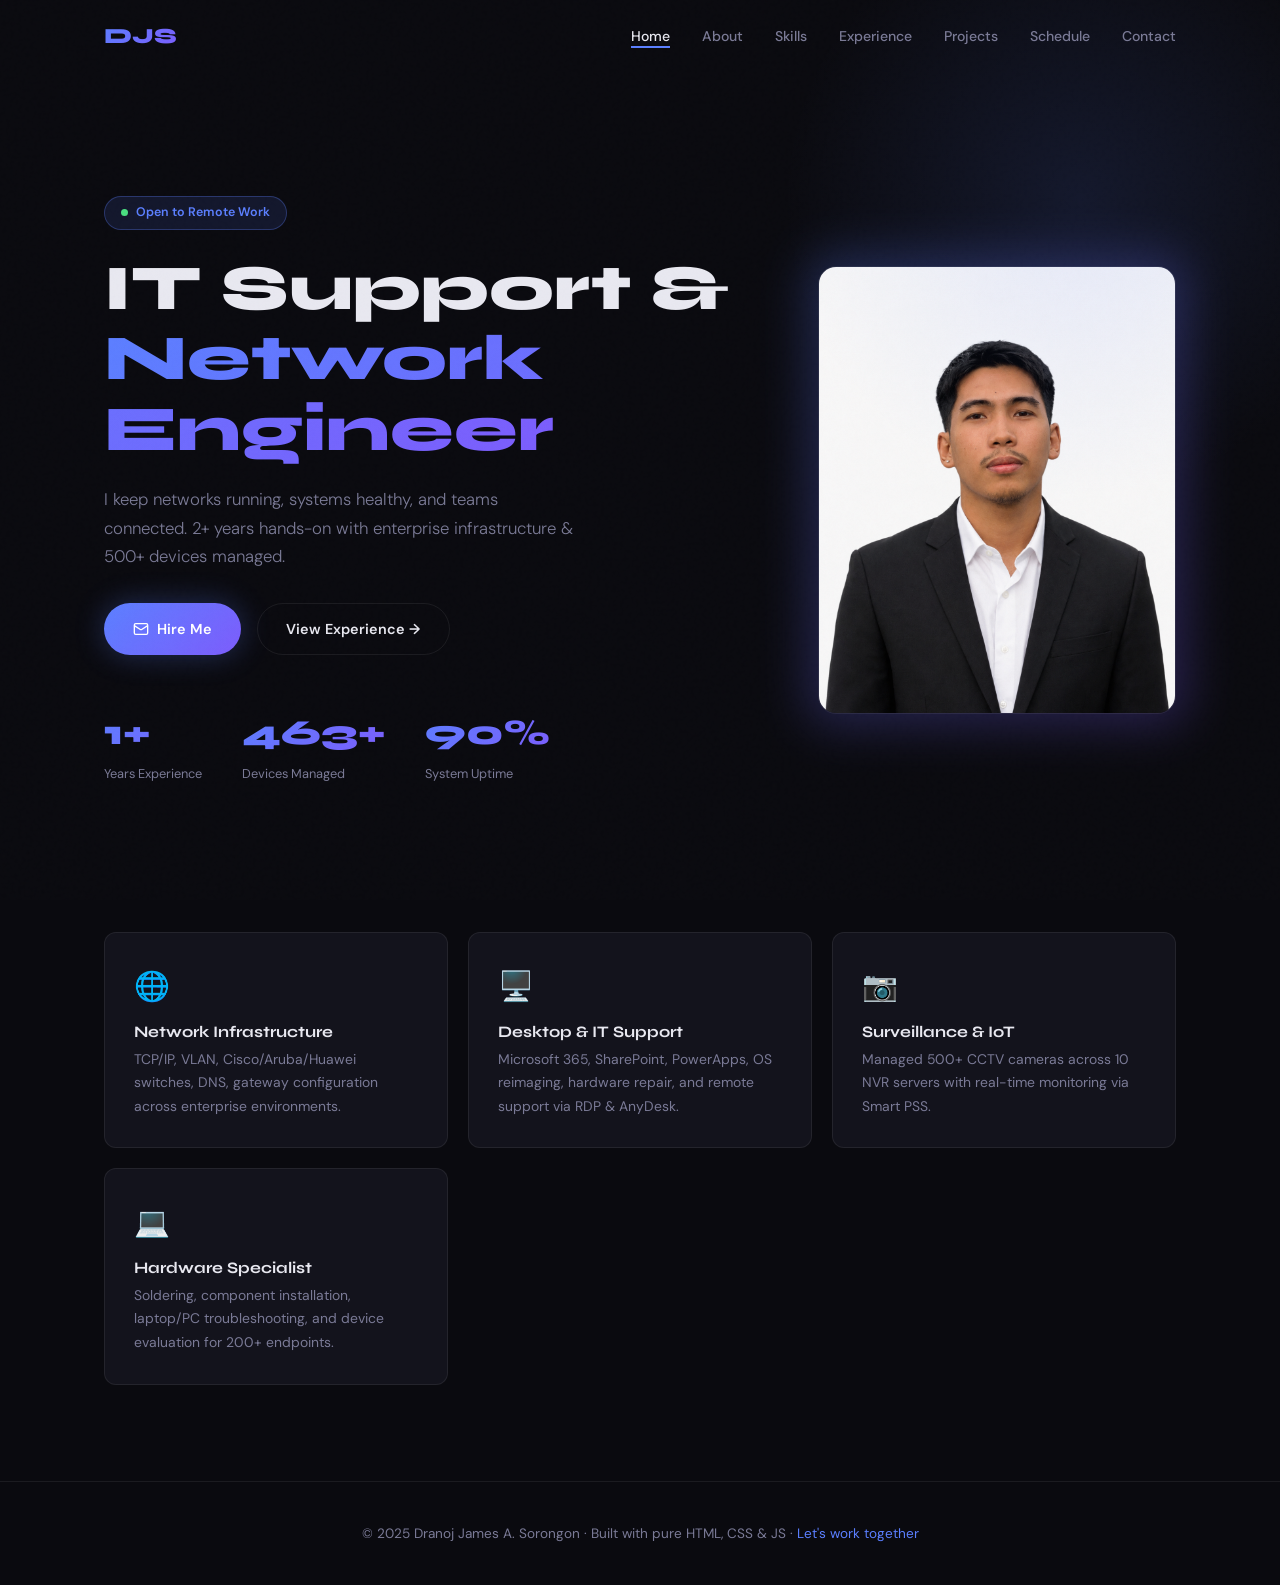
<file: index.html>
<!DOCTYPE html>

<!--RULESET TEST 4-->

<html lang="en">
<head>
  <meta charset="UTF-8" />
  <meta name="viewport" content="width=device-width, initial-scale=1.0" />
  <meta name="description" content="Dranoj James A. Sorongon — IT Support Specialist & Network Engineer based in the Philippines. Open to remote opportunities." />
  <title>Dranoj Sorongon — IT Support & Network Engineer</title>
  <link rel="stylesheet" href="css/style.css" />
</head>
<body>

  <!-- ========================================================
       NAVIGATION
       ======================================================== -->
  <nav class="navbar">
    <div class="container nav-inner">
      <a href="index.html" class="nav-logo">DJS</a>

      <ul class="nav-links">
        <li><a href="index.html"      class="active">Home</a></li>
        <li><a href="about.html">About</a></li>
        <li><a href="skills.html">Skills</a></li>
        <li><a href="experience.html">Experience</a></li>
        <li><a href="projects.html">Projects</a></li>
        <li><a href="schedule.html">Schedule</a></li>
        <li><a href="contact.html">Contact</a></li>
      </ul>

      <button class="hamburger" aria-label="Toggle menu">
        <span></span><span></span><span></span>
      </button>
    </div>
  </nav>

  <!-- Mobile full-screen menu -->
  <div class="mobile-menu">
    <a href="index.html">Home</a>
    <a href="about.html">About</a>
    <a href="skills.html">Skills</a>
    <a href="experience.html">Experience</a>
    <a href="projects.html">Projects</a>
    <a href="schedule.html">Schedule</a>
    <a href="contact.html">Contact</a>
  </div>

  <!-- ========================================================
       HERO SECTION
       ======================================================== -->
  <section class="hero">
    <div class="container">
      <div class="hero-grid">

        <!-- LEFT — Text content -->
        <div class="hero-text">

          <!-- "Open to work" badge -->
          <div class="hero-badge fade-up">
            <span class="dot"></span>
            Open to Remote Work
          </div>

          <!-- Headline — Short & High Impact -->
          <h1 class="hero-title fade-up">
            IT Support &amp;<br>
            <span class="highlight">Network Engineer</span>
          </h1>

          <p class="hero-subtitle fade-up">
            I keep networks running, systems healthy, and teams connected.
            2+ years hands-on with enterprise infrastructure &amp; 500+ devices managed.
          </p>

          <div class="hero-cta fade-up">
            <a href="contact.html" class="btn-primary">
              <!-- envelope icon -->
              <svg width="16" height="16" viewBox="0 0 24 24" fill="none" stroke="currentColor" stroke-width="2"><rect x="2" y="4" width="20" height="16" rx="2"/><path d="m22 7-8.97 5.7a1.94 1.94 0 0 1-2.06 0L2 7"/></svg>
              Hire Me
            </a>
            <a href="experience.html" class="btn-secondary">View Experience →</a>
          </div>

          <!-- Stats / Metrics -->
          <div class="hero-stats fade-up">
            <div class="stat-item">
              <div class="stat-num">
                <span data-count="2">0</span>+
              </div>
              <div class="stat-label">Years Experience</div>
            </div>
            <div class="stat-item">
              <div class="stat-num">
                <span data-count="500">0</span>+
              </div>
              <div class="stat-label">Devices Managed</div>
            </div>
            <div class="stat-item">
              <div class="stat-num">
                <span data-count="98">0</span>%
              </div>
              <div class="stat-label">System Uptime</div>
            </div>
          </div>

        </div><!-- /hero-text -->

        <!-- RIGHT — Profile image -->
        <div class="hero-image-wrap fade-up">
          <!--
            IMAGE INSTRUCTIONS:
            1. Name your photo "profile.jpg"
            2. Place it in /portfolio/images/profile.jpg
            3. The <img> below will show it automatically

            If the file is missing, the placeholder is shown instead.
            The image is set to fill ~30% of the page width via the
            grid layout (0.55fr column) — do NOT change the grid.
          -->
          <img
            src="images/profile.png"
            alt="Dranoj James A. Sorongon"
            class="hero-img"
            onerror="this.style.display='none'; document.getElementById('heroPlaceholder').style.display='flex';"
          />
          <div id="heroPlaceholder" class="hero-img-placeholder" style="display:none;">
            <svg xmlns="http://www.w3.org/2000/svg" viewBox="0 0 24 24" fill="none" stroke="currentColor" stroke-width="1.5"><circle cx="12" cy="8" r="4"/><path d="M4 20c0-4 3.6-7 8-7s8 3 8 7"/></svg>
            <span>Add profile.jpg<br>to /images/</span>
          </div>
        </div>

      </div>
    </div>
  </section>

  <!-- ========================================================
       QUICK HIGHLIGHTS
       ======================================================== -->
  <section class="section" style="padding-top:2rem;">
    <div class="container">
      <div style="display:grid; grid-template-columns:repeat(auto-fill,minmax(260px,1fr)); gap:1.25rem;">

        <div class="card fade-up">
          <div style="font-size:1.8rem; margin-bottom:0.75rem;">🌐</div>
          <h3 style="font-family:var(--font-head);font-size:1rem;font-weight:700;margin-bottom:0.4rem;">Network Infrastructure</h3>
          <p style="font-size:0.87rem;color:var(--text-mute);">TCP/IP, VLAN, Cisco/Aruba/Huawei switches, DNS, gateway configuration across enterprise environments.</p>
        </div>

        <div class="card fade-up">
          <div style="font-size:1.8rem; margin-bottom:0.75rem;">🖥️</div>
          <h3 style="font-family:var(--font-head);font-size:1rem;font-weight:700;margin-bottom:0.4rem;">Desktop &amp; IT Support</h3>
          <p style="font-size:0.87rem;color:var(--text-mute);">Microsoft 365, SharePoint, PowerApps, OS reimaging, hardware repair, and remote support via RDP &amp; AnyDesk.</p>
        </div>

        <div class="card fade-up">
          <div style="font-size:1.8rem; margin-bottom:0.75rem;">📷</div>
          <h3 style="font-family:var(--font-head);font-size:1rem;font-weight:700;margin-bottom:0.4rem;">Surveillance &amp; IoT</h3>
          <p style="font-size:0.87rem;color:var(--text-mute);">Managed 500+ CCTV cameras across 10 NVR servers with real-time monitoring via Smart PSS.</p>
        </div>

        <div class="card fade-up">
          <div style="font-size:1.8rem; margin-bottom:0.75rem;">💻</div>
          <h3 style="font-family:var(--font-head);font-size:1rem;font-weight:700;margin-bottom:0.4rem;">Hardware Specialist</h3>
          <p style="font-size:0.87rem;color:var(--text-mute);">Soldering, component installation, laptop/PC troubleshooting, and device evaluation for 200+ endpoints.</p>
        </div>

      </div>
    </div>
  </section>

  <!-- ========================================================
       FOOTER
       ======================================================== -->
  <footer>
    <div class="container">
      <p>© 2025 Dranoj James A. Sorongon · Built with pure HTML, CSS &amp; JS ·
        <a href="contact.html">Let's work together</a>
      </p>
    </div>
  </footer>

  <script src="js/script.js"></script>
</body>
</html>
</file>
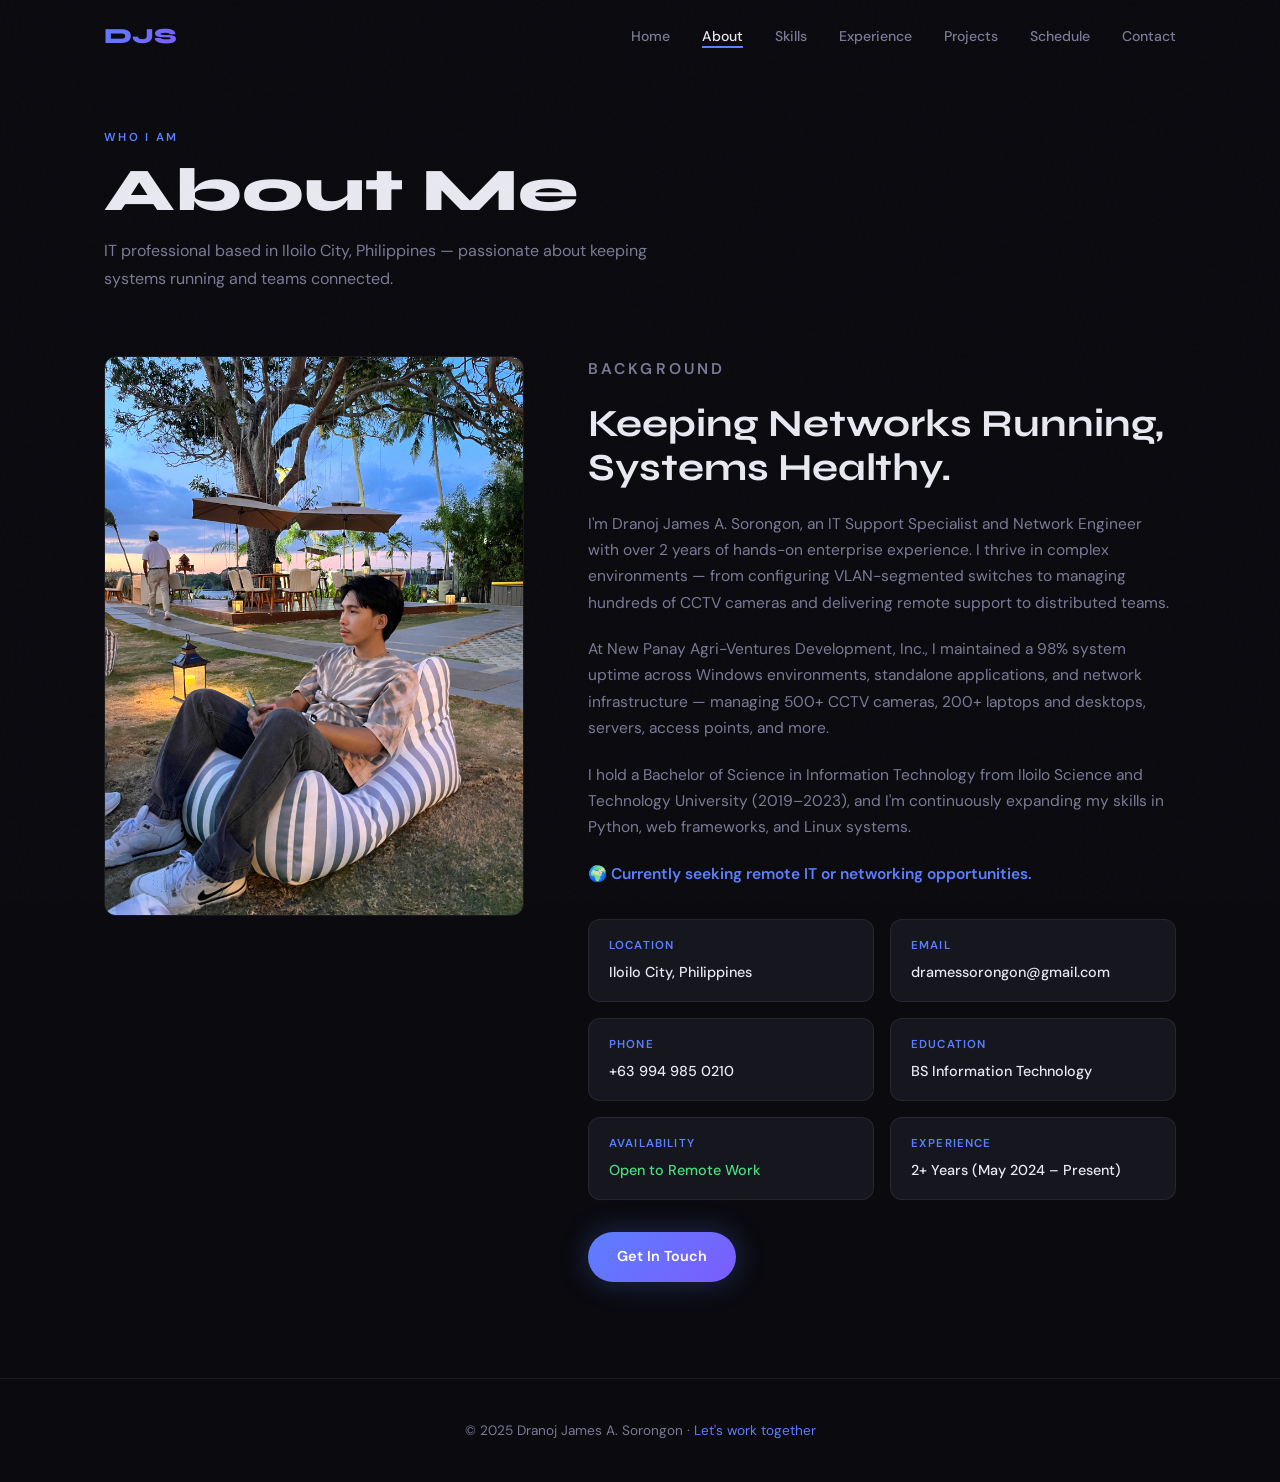
<file: about.html>
<!DOCTYPE html>
<html lang="en">
<head>
  <meta charset="UTF-8" />
  <meta name="viewport" content="width=device-width, initial-scale=1.0" />
  <meta name="description" content="About Dranoj James A. Sorongon — IT Support Specialist from Iloilo City, Philippines." />
  <title>About — Dranoj Sorongon</title>
  <link rel="stylesheet" href="css/style.css" />
</head>
<body>

  <nav class="navbar">
    <div class="container nav-inner">
      <a href="index.html" class="nav-logo">DJS</a>
      <ul class="nav-links">
        <li><a href="index.html">Home</a></li>
        <li><a href="about.html" class="active">About</a></li>
        <li><a href="skills.html">Skills</a></li>
        <li><a href="experience.html">Experience</a></li>
        <li><a href="projects.html">Projects</a></li>
        <li><a href="schedule.html">Schedule</a></li>
        <li><a href="contact.html">Contact</a></li>
      </ul>
      <button class="hamburger" aria-label="Toggle menu"><span></span><span></span><span></span></button>
    </div>
  </nav>
  <div class="mobile-menu">
    <a href="index.html">Home</a><a href="about.html">About</a><a href="skills.html">Skills</a>
    <a href="experience.html">Experience</a><a href="projects.html">Projects</a>
    <a href="schedule.html">Schedule</a><a href="contact.html">Contact</a>
  </div>

  <!-- Page Header -->
  <div class="page-hero">
    <div class="container">
      <p class="section-label fade-up">Who I Am</p>
      <h1 class="page-hero-title fade-up">About Me</h1>
      <p class="page-hero-sub fade-up">IT professional based in Iloilo City, Philippines — passionate about keeping systems running and teams connected.</p>
    </div>
  </div>

  <!-- About Content -->
  <section class="section" style="padding-top:0;">
    <div class="container">
      <div class="about-grid">

        <!-- Left: Image -->
        <div class="about-img-wrap fade-up">
          <img
            src="images/about.jpeg"
            alt="Dranoj James A. Sorongon"
            class="about-img"
            onerror="this.style.display='none'; document.getElementById('aboutPlaceholder').style.display='flex';"
          />
          <div id="aboutPlaceholder" class="about-img-placeholder" style="display:none;">
            Add profile.jpg to /images/
          </div>
        </div>

        <!-- Right: Text -->
        <div class="about-text">
          <p class="section-label fade-up">Background</p>
          <h2 class="fade-up" style="font-size:clamp(1.8rem,3vw,2.4rem); margin-bottom:1.25rem;">
            Keeping Networks Running,<br>Systems Healthy.
          </h2>

          <p class="fade-up">
            I'm Dranoj James A. Sorongon, an IT Support Specialist and Network Engineer with over 2 years
            of hands-on enterprise experience. I thrive in complex environments — from configuring VLAN-segmented
            switches to managing hundreds of CCTV cameras and delivering remote support to distributed teams.
          </p>
          <p class="fade-up">
            At New Panay Agri-Ventures Development, Inc., I maintained a 98% system uptime across Windows environments,
            standalone applications, and network infrastructure — managing 500+ CCTV cameras, 200+ laptops and desktops,
            servers, access points, and more.
          </p>
          <p class="fade-up">
            I hold a Bachelor of Science in Information Technology from Iloilo Science and Technology University (2019–2023),
            and I'm continuously expanding my skills in Python, web frameworks, and Linux systems.
          </p>
          <p class="fade-up" style="color:var(--accent); font-weight:600;">
            🌍 Currently seeking remote IT or networking opportunities.
          </p>

          <!-- Info grid -->
          <div class="about-info-grid fade-up">
            <div class="info-item">
              <div class="info-label">Location</div>
              <div class="info-value">Iloilo City, Philippines</div>
            </div>
            <div class="info-item">
              <div class="info-label">Email</div>
              <div class="info-value">dramessorongon@gmail.com</div>
            </div>
            <div class="info-item">
              <div class="info-label">Phone</div>
              <div class="info-value">+63 994 985 0210</div>
            </div>
            <div class="info-item">
              <div class="info-label">Education</div>
              <div class="info-value">BS Information Technology</div>
            </div>
            <div class="info-item">
              <div class="info-label">Availability</div>
              <div class="info-value" style="color:#4ade80;">Open to Remote Work</div>
            </div>
            <div class="info-item">
              <div class="info-label">Experience</div>
              <div class="info-value">2+ Years (May 2024 – Present)</div>
            </div>
          </div>

          <div class="fade-up">
            <a href="contact.html" class="btn-primary">Get In Touch</a>
          </div>
        </div>

      </div>
    </div>
  </section>

  <footer>
    <div class="container">
      <p>© 2025 Dranoj James A. Sorongon · <a href="contact.html">Let's work together</a></p>
    </div>
  </footer>

  <script src="js/script.js"></script>
</body>
</html>
</file>
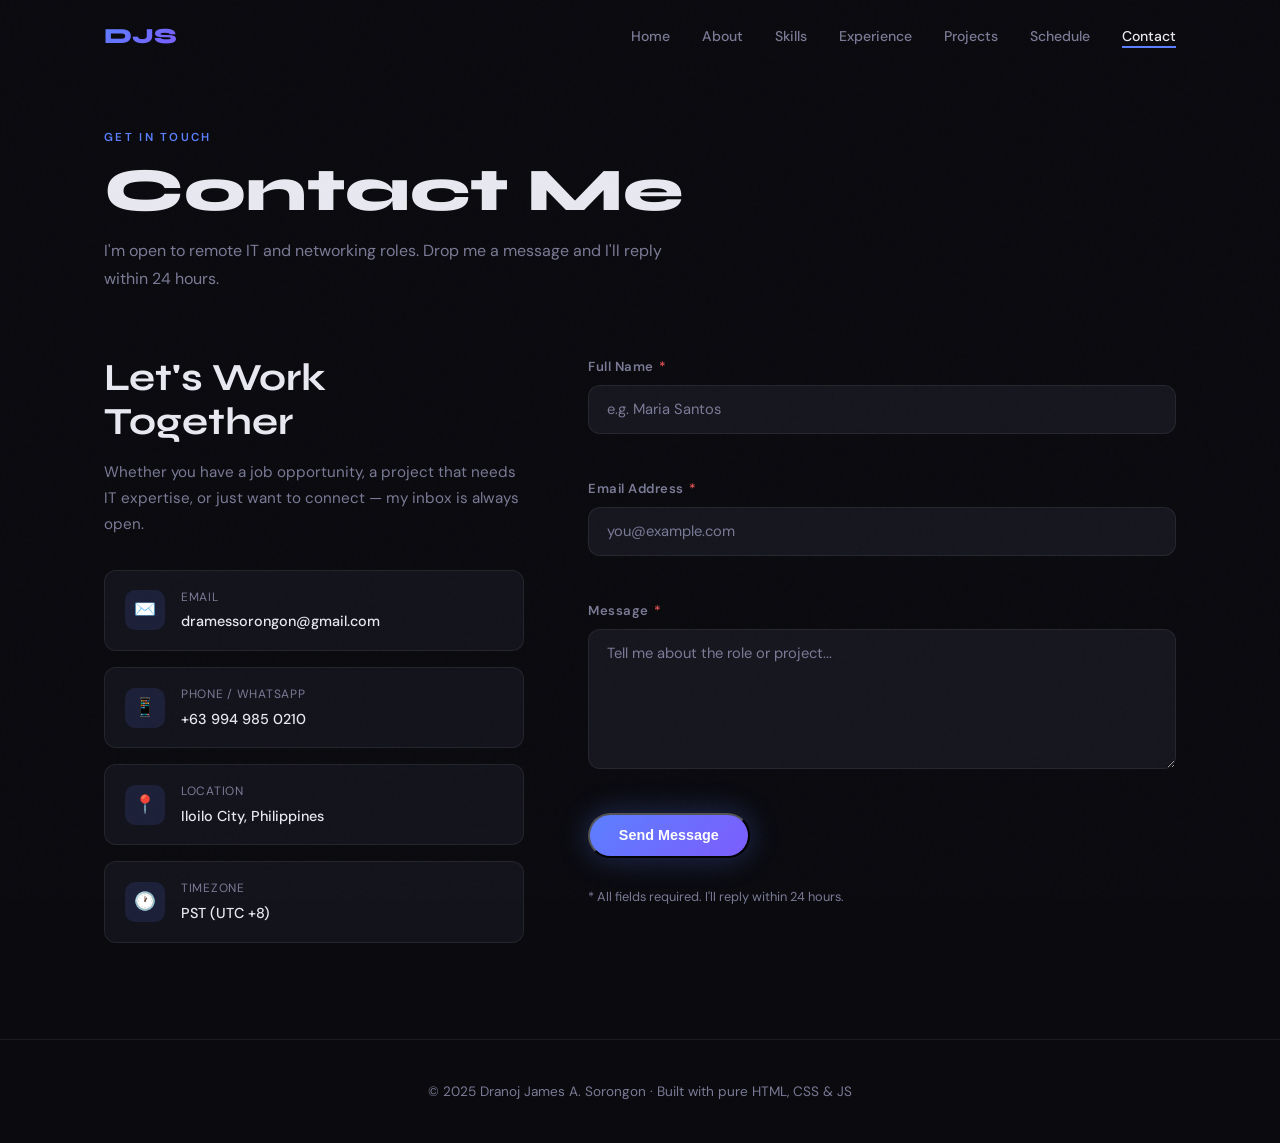
<file: contact.html>
<!DOCTYPE html>
<html lang="en">
<head>
  <meta charset="UTF-8" />
  <meta name="viewport" content="width=device-width, initial-scale=1.0" />
  <meta name="description" content="Contact Dranoj James A. Sorongon — IT Support Specialist open to remote opportunities." />
  <title>Contact — Dranoj Sorongon</title>
  <link rel="stylesheet" href="css/style.css" />

  <!--
    ================================================================
    FORMSPREE SETUP — Zero backend, works from any origin
    ================================================================

    WHY FORMSPREE INSTEAD OF FORMSUBMIT:
    FormSubmit's AJAX endpoint (/ajax/) has CORS preflight issues
    when using FormData from file:// or some server origins.
    Formspree's endpoint is built for AJAX with FormData — it
    works from localhost, file://, and any deployed host without
    extra configuration.

    STEP 1: Sign up free at https://formspree.io
    STEP 2: Create a new form → set target email to:
              dramessorongon@gmail.com
    STEP 3: Copy your Form ID (e.g. "xpwzgkqr")
    STEP 4: In js/script.js, replace YOUR_FORM_ID:
              const FORMSPREE_ID = 'YOUR_FORM_ID';
    STEP 5: Submit once from your deployed site → confirm the
            email Formspree sends to your Gmail.

    ⚠️ The Form ID is safe to expose in client-side code.
       It is scoped to your Formspree account and domain-locked
       in your dashboard settings.

    SPAM PROTECTION LAYERS (all active):
    - Formspree's built-in bot detection + rate limiting
    - JS-side honeypot (_gotcha field)  ← bots fill it, humans don't
    - Client-side validation before any network call
    - Formspree's server-side field validation
    ================================================================
  -->

  <!--
    REMOVED: <script src="https://accounts.google.com/gsi/client">
    FIX: This Google Identity Services script was loaded in <head>
    but never referenced anywhere in the codebase. It wasted a
    network round-trip and could cause CSP warnings. Removed.
  -->

  <!-- ============================================================
       CONTACT FORM SUCCESS CARD + FORM STYLES
       Scoped here to avoid touching style.css.
  ============================================================ -->
  <style>
    /* ── Required star ──────────────────────────────────── */
    .required-star {
      color: #e05252;
      margin-left: 2px;
    }

    /* ── Per-field inline error messages ────────────────── */
    /*
      FIX: Original code had ONE generic #formStatus element for
      everything. Screen readers couldn't tell which field was
      wrong, and errors overwrote each other. Each field now has
      its own aria-live error span.
    */
    .field-error {
      display: block;
      font-size: 0.78rem;
      color: #e05252;
      margin-top: 4px;
      min-height: 1.1em;
    }

    /* ── Invalid / valid field visual states ────────────── */
    .form-group input.invalid,
    .form-group textarea.invalid {
      border-color: #e05252 !important;
      box-shadow: 0 0 0 3px rgba(224, 82, 82, 0.12);
    }
    .form-group input.valid,
    .form-group textarea.valid {
      border-color: #27ae60 !important;
    }

    /* ── Submit button loading state ────────────────────── */
    /*
      FIX: Original button only changed text to "Sending…" but
      was never actually disabled — users could double-submit.
      Now uses a spinner + disabled state with full restoration.
    */
    .submit-btn {
      display: inline-flex;
      align-items: center;
      gap: 10px;
      transition: opacity 0.2s;
    }
    .submit-btn:disabled {
      opacity: 0.65;
      cursor: not-allowed;
    }
    .btn-spinner {
      display: none;
      width: 16px;
      height: 16px;
      border: 2.5px solid rgba(255, 255, 255, 0.35);
      border-top-color: #fff;
      border-radius: 50%;
      animation: spin 0.7s linear infinite;
    }
    .submit-btn.loading .btn-spinner { display: block; }
    .submit-btn.loading .btn-label  { opacity: 0.75; }
    @keyframes spin { to { transform: rotate(360deg); } }

    /* ── General status bar (server/network errors only) ── */
    .form-status {
      font-size: 0.88rem;
      border-radius: 8px;
      overflow: hidden;
      max-height: 0;
      padding: 0;
      opacity: 0;
      transition: all 0.35s ease;
    }
    .form-status.error {
      background: rgba(224, 82, 82, 0.09);
      border: 1px solid rgba(224, 82, 82, 0.35);
      color: #c0392b;
      padding: 10px 14px;
      max-height: 100px;
      opacity: 1;
    }

    /* ── Contact form wrapper (positions success card) ──── */
    .contact-form-wrapper {
      position: relative;
      min-height: 420px; /* prevents layout jump during card swap */
    }

    /* ── Form fade-out when success card appears ─────────  */
    #contactForm {
      transition: opacity 0.3s ease;
    }
    #contactForm.hidden {
      opacity: 0;
      pointer-events: none;
      position: absolute;
      top: 0; left: 0; right: 0;
    }

    /* ═══════════════════════════════════════════════════
       SUCCESS CARD
       Hidden by default. JS adds .visible to reveal it
       with a smooth CSS transition animation. The animated
       SVG checkmark draws itself on reveal.
    ═══════════════════════════════════════════════════ */
    .success-card {
      display: flex;
      flex-direction: column;
      align-items: center;
      text-align: center;
      gap: 1.25rem;
      padding: 3rem 2rem;
      border-radius: 16px;
      background: var(--card-bg, #ffffff);
      border: 1px solid var(--border, #e8e8e8);
      box-shadow: 0 8px 40px rgba(0, 0, 0, 0.07);

      /* Hidden state */
      opacity: 0;
      transform: translateY(28px) scale(0.97);
      pointer-events: none;
      position: absolute;
      top: 0; left: 0; right: 0;
      transition: opacity 0.45s cubic-bezier(0.22, 1, 0.36, 1),
                  transform 0.45s cubic-bezier(0.22, 1, 0.36, 1);
    }
    .success-card.visible {
      opacity: 1;
      transform: translateY(0) scale(1);
      pointer-events: auto;
      position: relative; /* re-enters normal flow */
    }

    /* ── Animated SVG checkmark ────────────────────────── */
    .success-icon {
      width: 72px;
      height: 72px;
      color: #27ae60;
    }
    .success-circle {
      stroke-dasharray: 166;
      stroke-dashoffset: 166;
      transition: stroke-dashoffset 0.55s 0.1s ease;
    }
    .success-check {
      stroke-dasharray: 48;
      stroke-dashoffset: 48;
      transition: stroke-dashoffset 0.38s 0.62s ease;
    }
    .success-card.visible .success-circle,
    .success-card.visible .success-check {
      stroke-dashoffset: 0;
    }

    .success-title {
      font-size: 1.6rem;
      font-weight: 700;
      margin: 0;
      color: var(--text-main, #1a1a1a);
    }
    .success-body {
      font-size: 0.95rem;
      color: var(--text-mute, #666);
      max-width: 380px;
      line-height: 1.65;
      margin: 0;
    }
    .success-btn { margin-top: 0.25rem; }

    /* ── Contact item link fix ──────────────────────────── */
    /*
      FIX: Original code wrapped the entire .contact-items block
      in a single <a href="mailto:..."> which made ALL four items
      (email, phone, location, timezone) one giant link — invalid
      HTML (block elements inside inline <a>), broken tab order,
      and an accessibility failure. Now only the email item is linked.
    */
    .contact-item-link {
      text-decoration: none;
      color: inherit;
      display: block;
    }
    .contact-item-link:hover .contact-item {
      opacity: 0.8;
    }
  </style>
</head>
<body>

  <!-- ============================================================
       NAVBAR
  ============================================================ -->
  <nav class="navbar">
    <div class="container nav-inner">
      <a href="index.html" class="nav-logo">DJS</a>
      <ul class="nav-links">
        <li><a href="index.html">Home</a></li>
        <li><a href="about.html">About</a></li>
        <li><a href="skills.html">Skills</a></li>
        <li><a href="experience.html">Experience</a></li>
        <li><a href="projects.html">Projects</a></li>
        <li><a href="schedule.html">Schedule</a></li>
        <li><a href="contact.html" class="active">Contact</a></li>
      </ul>
      <button class="hamburger" aria-label="Toggle menu">
        <span></span><span></span><span></span>
      </button>
    </div>
  </nav>

  <div class="mobile-menu">
    <a href="index.html">Home</a>
    <a href="about.html">About</a>
    <a href="skills.html">Skills</a>
    <a href="experience.html">Experience</a>
    <a href="projects.html">Projects</a>
    <a href="schedule.html">Schedule</a>
    <a href="contact.html">Contact</a>
  </div>

  <!-- ============================================================
       PAGE HERO
  ============================================================ -->
  <div class="page-hero">
    <div class="container">
      <p class="section-label fade-up">Get In Touch</p>
      <h1 class="page-hero-title fade-up">Contact Me</h1>
      <p class="page-hero-sub fade-up">
        I'm open to remote IT and networking roles. Drop me a message and I'll reply within 24 hours.
      </p>
    </div>
  </div>

  <!-- ============================================================
       CONTACT SECTION
  ============================================================ -->
  <section class="section" style="padding-top:0;">
    <div class="container">
      <div class="contact-grid">

        <!-- ── LEFT: Contact info ─────────────────────────────── -->
        <div class="contact-info fade-up">
          <h2>Let's Work<br>Together</h2>
          <p>Whether you have a job opportunity, a project that needs IT expertise, or just want to connect — my inbox is always open.</p>

          <div class="contact-items">

            <!--
              FIX: <a> now wraps only the email item, not the whole block.
              Original code: <a href="mailto:..."><div class="contact-items">
              That's invalid HTML — <a> (inline) cannot contain <div> (block).
              It broke tab/keyboard navigation and was an a11y failure.
            -->
            <a href="mailto:dramessorongon@gmail.com" class="contact-item-link">
              <div class="contact-item">
                <div class="contact-icon">✉️</div>
                <div>
                  <div class="contact-item-label">Email</div>
                  <div class="contact-item-value">dramessorongon@gmail.com</div>
                </div>
              </div>
            </a>

            <div class="contact-item">
              <div class="contact-icon">📱</div>
              <div>
                <div class="contact-item-label">Phone / WhatsApp</div>
                <div class="contact-item-value">+63 994 985 0210</div>
              </div>
            </div>

            <div class="contact-item">
              <div class="contact-icon">📍</div>
              <div>
                <div class="contact-item-label">Location</div>
                <div class="contact-item-value">Iloilo City, Philippines</div>
              </div>
            </div>

            <div class="contact-item">
              <div class="contact-icon">🕐</div>
              <div>
                <div class="contact-item-label">Timezone</div>
                <div class="contact-item-value">PST (UTC +8)</div>
              </div>
            </div>

          </div><!-- /.contact-items -->
        </div><!-- /.contact-info -->

        <!-- ── RIGHT: Form + Success card ────────────────────── -->
        <div class="fade-up contact-form-wrapper">

          <!-- ── SUCCESS CARD (hidden; JS reveals on submit) ─── -->
          <!--
            FIX: The original code had no post-submission state at all.
            A single #formStatus div showed a text message for 5 seconds
            then vanished — no visual weight, no personalisation, not
            accessible. Replaced with a full animated success card that:
            - Fades/scales in with a CSS transition
            - Draws an SVG checkmark animation
            - Personalises message with the sender's name & email
            - Stays visible until "Send Another" is clicked
            - Accessible via aria-hidden / role="alert"
          -->
          <div
            id="successCard"
            class="success-card"
            aria-hidden="true"
            role="alert"
            aria-live="assertive"
          >
            <div class="success-icon" aria-hidden="true">
              <svg viewBox="0 0 52 52" fill="none" xmlns="http://www.w3.org/2000/svg">
                <circle
                  class="success-circle"
                  cx="26" cy="26" r="24"
                  stroke="currentColor"
                  stroke-width="2.5"
                />
                <path
                  class="success-check"
                  d="M14 26l9 9 15-17"
                  stroke="currentColor"
                  stroke-width="2.5"
                  stroke-linecap="round"
                  stroke-linejoin="round"
                />
              </svg>
            </div>

            <h3 class="success-title">Message Sent!</h3>

            <p class="success-body">
              Thanks for reaching out,
              <strong id="successName"></strong>.
              I received your message and will reply to
              <strong id="successEmail"></strong>
              within 24 hours.
            </p>

            <button
              type="button"
              class="btn-primary success-btn"
              id="sendAnotherBtn"
            >
              Send Another Message
            </button>
          </div><!-- /#successCard -->

          <!-- ── CONTACT FORM ──────────────────────────────────── -->
          <!--
            FIXES APPLIED:
            ─────────────────────────────────────────────────────
            1. action="https://formspree.io/f/YOUR_FORM_ID"
               Added — form had NO action. Without it, submission
               goes nowhere regardless of JS.

            2. method="POST" — Added. Was missing entirely.

            3. novalidate kept — lets our JS control all UX messaging
               before handing off to Formspree.

            4. aria-required, aria-invalid, aria-describedby added
               to all inputs for screen reader compatibility.

            5. Per-field <span class="field-error"> elements added
               as error containers anchored via aria-describedby.
          -->
          <form
            id="contactForm"
            class="contact-form"
            action="https://formspree.io/f/YOUR_FORM_ID"
            method="POST"
            novalidate
          >

            <!-- ── Formspree honeypot field ──────────────────────
              Formspree's official bot trap is the "_gotcha" field.
              When hidden with CSS (not display:none which some bots
              skip), real users never see or fill it. Bots that
              auto-fill all fields will fill it and Formspree silently
              drops the submission server-side.

              FIX: Original honeypot used name="website" which only
              our JS checked. Now uses Formspree's official "_gotcha"
              name for dual-layer protection:
                Layer 1 → Formspree server drops if _gotcha is filled
                Layer 2 → Our JS also checks and fakes success
            ──────────────────────────────────────────────────── -->
            <input
              type="text"
              name="_gotcha"
              id="_gotcha"
              tabindex="-1"
              autocomplete="off"
              aria-hidden="true"
              style="position:absolute; left:-9999px; width:1px; height:1px; opacity:0;"
            />

            <!-- ── Full Name ──────────────────────────────────── -->
            <div class="form-group">
              <label for="name">
                Full Name
                <span class="required-star" aria-hidden="true">*</span>
              </label>
              <input
                type="text"
                id="name"
                name="name"
                placeholder="e.g. Maria Santos"
                autocomplete="name"
                required
                minlength="2"
                maxlength="100"
                aria-required="true"
                aria-describedby="name-error"
              />
              <span
                class="field-error"
                id="name-error"
                role="alert"
                aria-live="polite"
              ></span>
            </div>

            <!-- ── Email Address ──────────────────────────────── -->
            <div class="form-group">
              <label for="email">
                Email Address
                <span class="required-star" aria-hidden="true">*</span>
              </label>
              <input
                type="email"
                id="email"
                name="email"
                placeholder="you@example.com"
                autocomplete="email"
                required
                maxlength="150"
                aria-required="true"
                aria-describedby="email-error"
              />
              <span
                class="field-error"
                id="email-error"
                role="alert"
                aria-live="polite"
              ></span>
            </div>

            <!-- ── Message ────────────────────────────────────── -->
            <div class="form-group">
              <label for="message">
                Message
                <span class="required-star" aria-hidden="true">*</span>
              </label>
              <textarea
                id="message"
                name="message"
                placeholder="Tell me about the role or project..."
                required
                minlength="10"
                maxlength="2000"
                aria-required="true"
                aria-describedby="message-error"
              ></textarea>
              <span
                class="field-error"
                id="message-error"
                role="alert"
                aria-live="polite"
              ></span>
            </div>

            <!-- Server/network error bar (not for validation) -->
            <div
              id="formStatus"
              class="form-status"
              role="alert"
              aria-live="assertive"
            ></div>

            <!-- ── Submit button ──────────────────────────────── -->
            <!--
              FIX: Original button was a bare <button> with no inner
              structure — changing text via JS caused layout shift and
              there was no visual spinner. Now uses a label span +
              spinner span controlled by the .loading CSS class.
            -->
            <button
              type="submit"
              class="btn-primary submit-btn"
              style="align-self:flex-start;"
            >
              <span class="btn-label">Send Message</span>
              <span class="btn-spinner" aria-hidden="true"></span>
            </button>

            <p style="font-size:0.8rem; color:var(--text-mute); margin-top:0.5rem;">
              * All fields required. I'll reply within 24 hours.
            </p>

          </form><!-- /#contactForm -->

        </div><!-- /.contact-form-wrapper -->

      </div><!-- /.contact-grid -->
    </div><!-- /.container -->
  </section>

  <!-- ============================================================
       FOOTER
  ============================================================ -->
  <footer>
    <div class="container">
      <p>© 2025 Dranoj James A. Sorongon · Built with pure HTML, CSS &amp; JS</p>
    </div>
  </footer>

  <script src="js/script.js"></script>
</body>
</html>
</file>
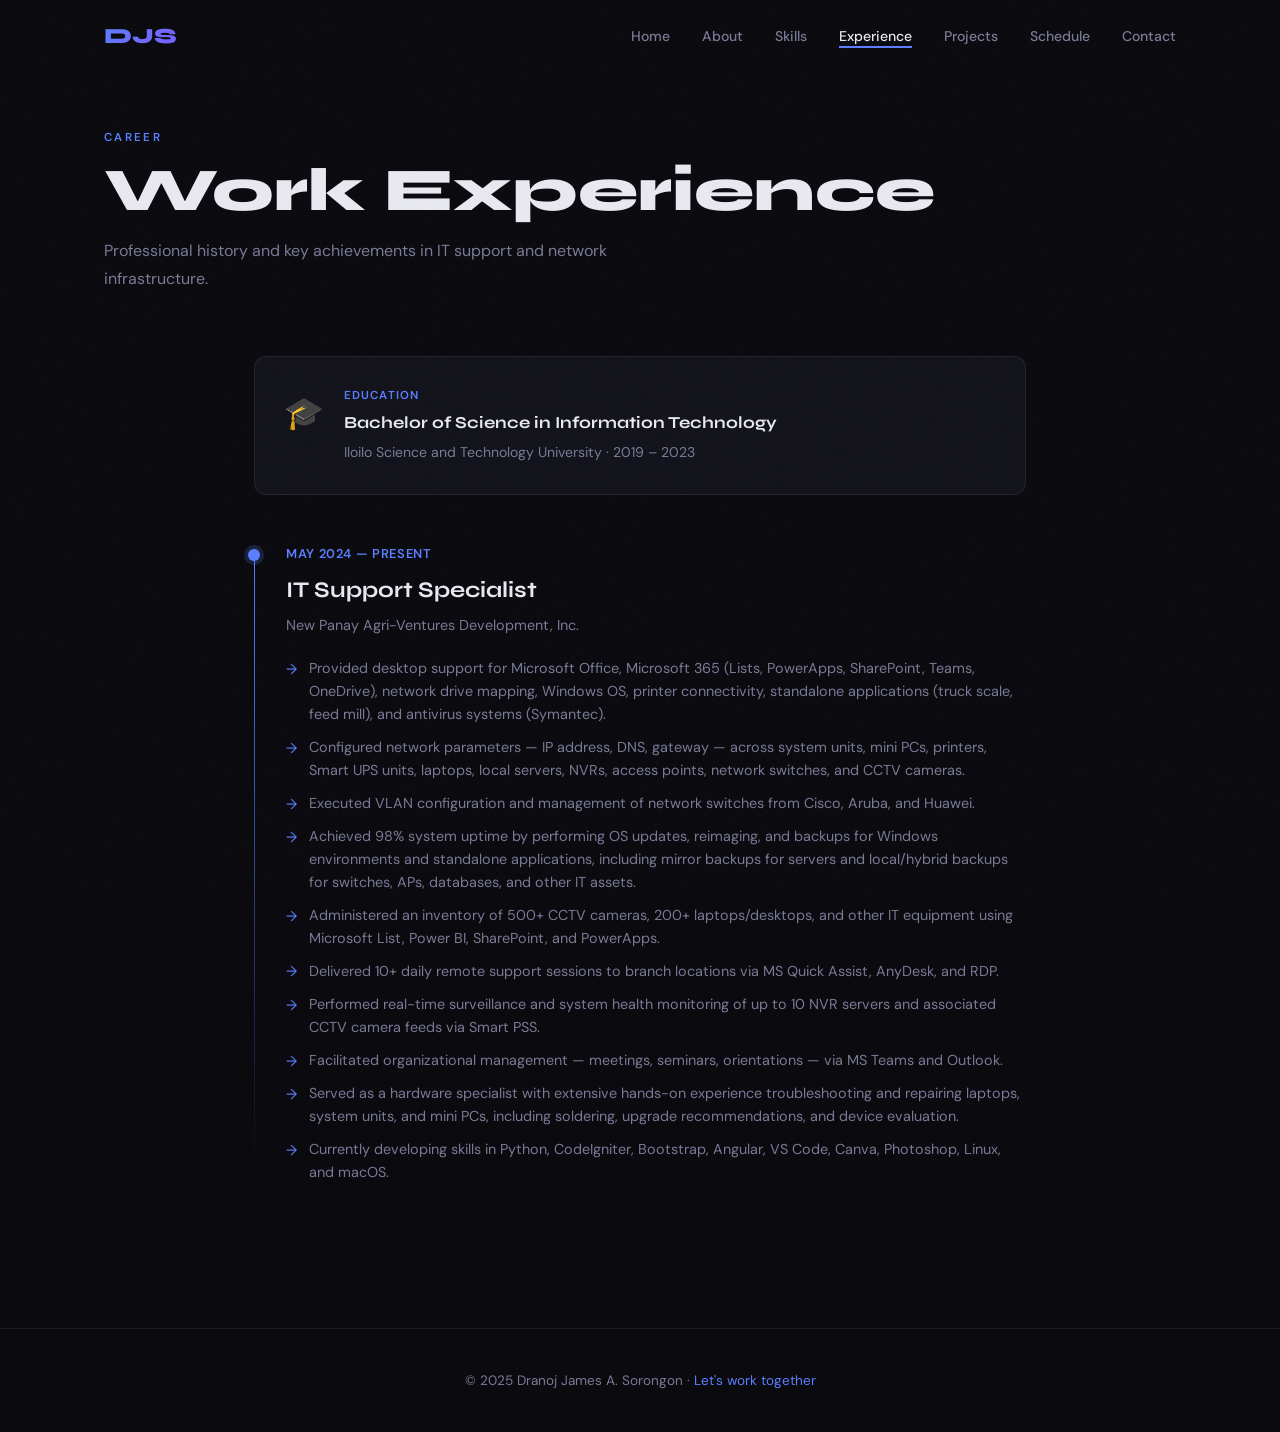
<file: experience.html>
<!DOCTYPE html>
<html lang="en">
<head>
  <meta charset="UTF-8" />
  <meta name="viewport" content="width=device-width, initial-scale=1.0" />
  <meta name="description" content="Work experience of Dranoj James A. Sorongon — IT Support at New Panay Agri-Ventures." />
  <title>Experience — Dranoj Sorongon</title>
  <link rel="stylesheet" href="css/style.css" />
</head>
<body>

  <nav class="navbar">
    <div class="container nav-inner">
      <a href="index.html" class="nav-logo">DJS</a>
      <ul class="nav-links">
        <li><a href="index.html">Home</a></li>
        <li><a href="about.html">About</a></li>
        <li><a href="skills.html">Skills</a></li>
        <li><a href="experience.html" class="active">Experience</a></li>
        <li><a href="projects.html">Projects</a></li>
        <li><a href="schedule.html">Schedule</a></li>
        <li><a href="contact.html">Contact</a></li>
      </ul>
      <button class="hamburger" aria-label="Toggle menu"><span></span><span></span><span></span></button>
    </div>
  </nav>
  <div class="mobile-menu">
    <a href="index.html">Home</a><a href="about.html">About</a><a href="skills.html">Skills</a>
    <a href="experience.html">Experience</a><a href="projects.html">Projects</a>
    <a href="schedule.html">Schedule</a><a href="contact.html">Contact</a>
  </div>

  <div class="page-hero">
    <div class="container">
      <p class="section-label fade-up">Career</p>
      <h1 class="page-hero-title fade-up">Work Experience</h1>
      <p class="page-hero-sub fade-up">Professional history and key achievements in IT support and network infrastructure.</p>
    </div>
  </div>

  <section class="section" style="padding-top:0;">
    <div class="container" style="max-width:820px;">

      <!-- Education callout -->
      <div class="card fade-up" style="margin-bottom:3rem; display:flex; gap:1.25rem; align-items:flex-start;">
        <div style="font-size:2rem; flex-shrink:0;">🎓</div>
        <div>
          <div class="info-label" style="margin-bottom:0.25rem;">Education</div>
          <div style="font-family:var(--font-head); font-size:1.05rem; font-weight:700; margin-bottom:0.2rem;">
            Bachelor of Science in Information Technology
          </div>
          <div style="color:var(--text-mute); font-size:0.88rem;">
            Iloilo Science and Technology University · 2019 – 2023
          </div>
        </div>
      </div>

      <!-- Timeline -->
      <div class="timeline">

        <!-- Job 1 -->
        <div class="timeline-item fade-up">
          <div class="timeline-dot"></div>
          <div class="timeline-date">May 2024 — Present</div>
          <div class="timeline-role">IT Support Specialist</div>
          <div class="timeline-company">New Panay Agri-Ventures Development, Inc.</div>

          <ul class="timeline-list">
            <li>Provided desktop support for Microsoft Office, Microsoft 365 (Lists, PowerApps, SharePoint, Teams, OneDrive), network drive mapping, Windows OS, printer connectivity, standalone applications (truck scale, feed mill), and antivirus systems (Symantec).</li>
            <li>Configured network parameters — IP address, DNS, gateway — across system units, mini PCs, printers, Smart UPS units, laptops, local servers, NVRs, access points, network switches, and CCTV cameras.</li>
            <li>Executed VLAN configuration and management of network switches from Cisco, Aruba, and Huawei.</li>
            <li>Achieved 98% system uptime by performing OS updates, reimaging, and backups for Windows environments and standalone applications, including mirror backups for servers and local/hybrid backups for switches, APs, databases, and other IT assets.</li>
            <li>Administered an inventory of 500+ CCTV cameras, 200+ laptops/desktops, and other IT equipment using Microsoft List, Power BI, SharePoint, and PowerApps.</li>
            <li>Delivered 10+ daily remote support sessions to branch locations via MS Quick Assist, AnyDesk, and RDP.</li>
            <li>Performed real-time surveillance and system health monitoring of up to 10 NVR servers and associated CCTV camera feeds via Smart PSS.</li>
            <li>Facilitated organizational management — meetings, seminars, orientations — via MS Teams and Outlook.</li>
            <li>Served as a hardware specialist with extensive hands-on experience troubleshooting and repairing laptops, system units, and mini PCs, including soldering, upgrade recommendations, and device evaluation.</li>
            <li>Currently developing skills in Python, CodeIgniter, Bootstrap, Angular, VS Code, Canva, Photoshop, Linux, and macOS.</li>
          </ul>
        </div>

      </div>

    </div>
  </section>

  <footer>
    <div class="container">
      <p>© 2025 Dranoj James A. Sorongon · <a href="contact.html">Let's work together</a></p>
    </div>
  </footer>

  <script src="js/script.js"></script>
</body>
</html>
</file>
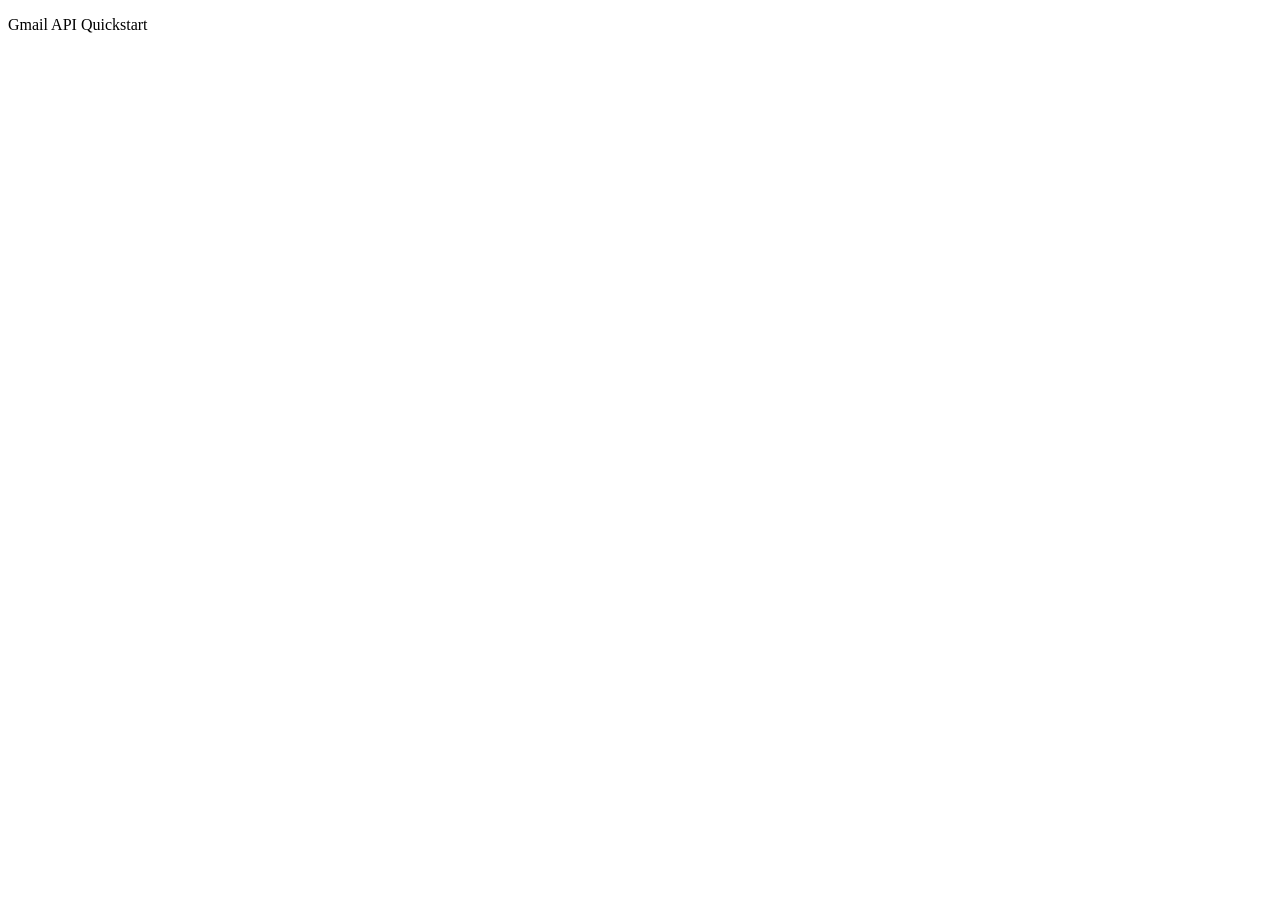
<file: google_auth.html>
<!DOCTYPE html>
<html>
  <head>
    <title>Gmail API Quickstart</title>
    <meta charset="utf-8" />
  </head>
  <body>
    <p>Gmail API Quickstart</p>

    <!--Add buttons to initiate auth sequence and sign out-->
    <button id="authorize_button" onclick="handleAuthClick()">Authorize</button>
    <button id="signout_button" onclick="handleSignoutClick()">Sign Out</button>

    <pre id="content" style="white-space: pre-wrap;"></pre>

    <script type="text/javascript">
      /* exported gapiLoaded */
      /* exported gisLoaded */
      /* exported handleAuthClick */
      /* exported handleSignoutClick */

      // TODO(developer): Set to client ID and API key from the Developer Console
      const CLIENT_ID = '286847354188-beeg8bh2ljqu7cnp10cl7vsqeem3vkas.apps.googleusercontent.com';
      const API_KEY = 'AIzaSyDTlq4dmpYfSHaBfAXG1i_YW9jnnBpCj28';

      // Discovery doc URL for APIs used by the quickstart
      const DISCOVERY_DOC = 'https://www.googleapis.com/discovery/v1/apis/gmail/v1/rest';

      // Authorization scopes required by the API; multiple scopes can be
      // included, separated by spaces.
      const SCOPES = 'https://www.googleapis.com/auth/gmail.readonly';

      let tokenClient;
      let gapiInited = false;
      let gisInited = false;

      document.getElementById('authorize_button').style.visibility = 'hidden';
      document.getElementById('signout_button').style.visibility = 'hidden';

      /**
       * Callback after api.js is loaded.
       */
      function gapiLoaded() {
        gapi.load('client', initializeGapiClient);
      }

      /**
       * Callback after the API client is loaded. Loads the
       * discovery doc to initialize the API.
       */
      async function initializeGapiClient() {
        await gapi.client.init({
          apiKey: API_KEY,
          discoveryDocs: [DISCOVERY_DOC],
        });
        gapiInited = true;
        maybeEnableButtons();
      }

      /**
       * Callback after Google Identity Services are loaded.
       */
      function gisLoaded() {
        tokenClient = google.accounts.oauth2.initTokenClient({
          client_id: CLIENT_ID,
          scope: SCOPES,
          callback: '', // defined later
        });
        gisInited = true;
        maybeEnableButtons();
      }

      /**
       * Enables user interaction after all libraries are loaded.
       */
      function maybeEnableButtons() {
        if (gapiInited && gisInited) {
          document.getElementById('authorize_button').style.visibility = 'visible';
        }
      }

      /**
       *  Sign in the user upon button click.
       */
      function handleAuthClick() {
        tokenClient.callback = async (resp) => {
          if (resp.error !== undefined) {
            throw (resp);
          }
          document.getElementById('signout_button').style.visibility = 'visible';
          document.getElementById('authorize_button').innerText = 'Refresh';
          await listLabels();
        };

        if (gapi.client.getToken() === null) {
          // Prompt the user to select a Google Account and ask for consent to share their data
          // when establishing a new session.
          tokenClient.requestAccessToken({prompt: 'consent'});
        } else {
          // Skip display of account chooser and consent dialog for an existing session.
          tokenClient.requestAccessToken({prompt: ''});
        }
      }

      /**
       *  Sign out the user upon button click.
       */
      function handleSignoutClick() {
        const token = gapi.client.getToken();
        if (token !== null) {
          google.accounts.oauth2.revoke(token.access_token);
          gapi.client.setToken('');
          document.getElementById('content').innerText = '';
          document.getElementById('authorize_button').innerText = 'Authorize';
          document.getElementById('signout_button').style.visibility = 'hidden';
        }
      }

      /**
       * Print all Labels in the authorized user's inbox. If no labels
       * are found an appropriate message is printed.
       */
      async function listLabels() {
        let response;
        try {
          response = await gapi.client.gmail.users.labels.list({
            'userId': 'me',
          });
        } catch (err) {
          document.getElementById('content').innerText = err.message;
          return;
        }
        const labels = response.result.labels;
        if (!labels || labels.length == 0) {
          document.getElementById('content').innerText = 'No labels found.';
          return;
        }
        // Flatten to string to display
        const output = labels.reduce(
            (str, label) => `${str}${label.name}\n`,
            'Labels:\n');
        document.getElementById('content').innerText = output;
      }
    </script>
    <script async defer src="https://apis.google.com/js/api.js" onload="gapiLoaded()"></script>
    <script async defer src="https://accounts.google.com/gsi/client" onload="gisLoaded()"></script>
  </body>
</html>
</file>
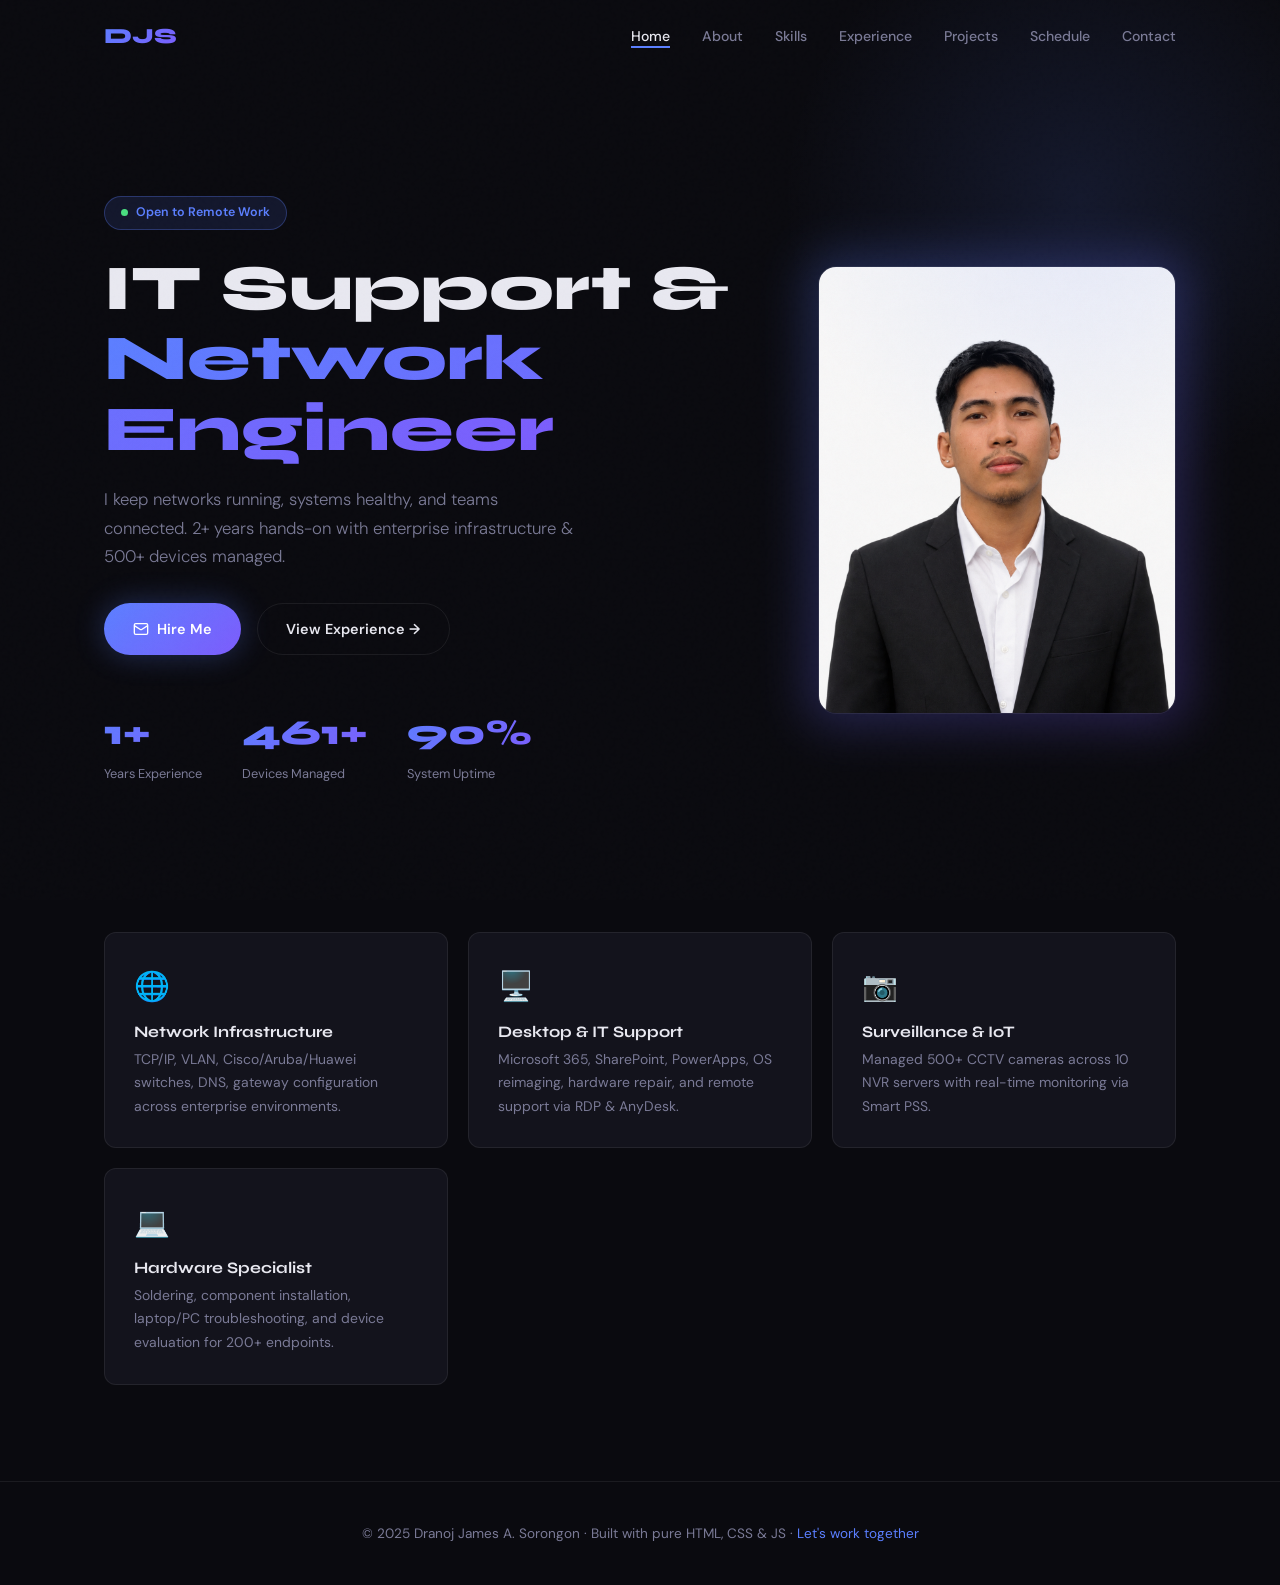
<file: index-backup.html>
<!DOCTYPE html>
<html lang="en">
<head>
  <meta charset="UTF-8" />
  <meta name="viewport" content="width=device-width, initial-scale=1.0" />
  <meta name="description" content="Dranoj James A. Sorongon — IT Support Specialist & Network Engineer based in the Philippines. Open to remote opportunities." />
  <title>Dranoj Sorongon — IT Support & Network Engineer</title>
  <link rel="stylesheet" href="css/style.css" />
</head>
<body>

  <!-- ========================================================
       NAVIGATION
       ======================================================== -->
  <nav class="navbar">
    <div class="container nav-inner">
      <a href="index.html" class="nav-logo">DJS</a>

      <ul class="nav-links">
        <li><a href="index.html"      class="active">Home</a></li>
        <li><a href="about.html">About</a></li>
        <li><a href="skills.html">Skills</a></li>
        <li><a href="experience.html">Experience</a></li>
        <li><a href="projects.html">Projects</a></li>
        <li><a href="schedule.html">Schedule</a></li>
        <li><a href="contact.html">Contact</a></li>
      </ul>

      <button class="hamburger" aria-label="Toggle menu">
        <span></span><span></span><span></span>
      </button>
    </div>
  </nav>

  <!-- Mobile full-screen menu -->
  <div class="mobile-menu">
    <a href="index.html">Home</a>
    <a href="about.html">About</a>
    <a href="skills.html">Skills</a>
    <a href="experience.html">Experience</a>
    <a href="projects.html">Projects</a>
    <a href="schedule.html">Schedule</a>
    <a href="contact.html">Contact</a>
  </div>

  <!-- ========================================================
       HERO SECTION
       ======================================================== -->
  <section class="hero">
    <div class="container">
      <div class="hero-grid">

        <!-- LEFT — Text content -->
        <div class="hero-text">

          <!-- "Open to work" badge -->
          <div class="hero-badge fade-up">
            <span class="dot"></span>
            Open to Remote Work
          </div>

          <!-- Headline — Short & High Impact -->
          <h1 class="hero-title fade-up">
            IT Support &amp;<br>
            <span class="highlight">Network Engineer</span>
          </h1>

          <p class="hero-subtitle fade-up">
            I keep networks running, systems healthy, and teams connected.
            2+ years hands-on with enterprise infrastructure &amp; 500+ devices managed.
          </p>

          <div class="hero-cta fade-up">
            <a href="contact.html" class="btn-primary">
              <!-- envelope icon -->
              <svg width="16" height="16" viewBox="0 0 24 24" fill="none" stroke="currentColor" stroke-width="2"><rect x="2" y="4" width="20" height="16" rx="2"/><path d="m22 7-8.97 5.7a1.94 1.94 0 0 1-2.06 0L2 7"/></svg>
              Hire Me
            </a>
            <a href="experience.html" class="btn-secondary">View Experience →</a>
          </div>

          <!-- Stats / Metrics -->
          <div class="hero-stats fade-up">
            <div class="stat-item">
              <div class="stat-num">
                <span data-count="2">0</span>+
              </div>
              <div class="stat-label">Years Experience</div>
            </div>
            <div class="stat-item">
              <div class="stat-num">
                <span data-count="500">0</span>+
              </div>
              <div class="stat-label">Devices Managed</div>
            </div>
            <div class="stat-item">
              <div class="stat-num">
                <span data-count="98">0</span>%
              </div>
              <div class="stat-label">System Uptime</div>
            </div>
          </div>

        </div><!-- /hero-text -->

        <!-- RIGHT — Profile image -->
        <div class="hero-image-wrap fade-up">
          <!--
            IMAGE INSTRUCTIONS:
            1. Name your photo "profile.jpg"
            2. Place it in /portfolio/images/profile.jpg
            3. The <img> below will show it automatically

            If the file is missing, the placeholder is shown instead.
            The image is set to fill ~30% of the page width via the
            grid layout (0.55fr column) — do NOT change the grid.
          -->
          <img
            src="images/profile.png"
            alt="Dranoj James A. Sorongon"
            class="hero-img"
            onerror="this.style.display='none'; document.getElementById('heroPlaceholder').style.display='flex';"
          />
          <div id="heroPlaceholder" class="hero-img-placeholder" style="display:none;">
            <svg xmlns="http://www.w3.org/2000/svg" viewBox="0 0 24 24" fill="none" stroke="currentColor" stroke-width="1.5"><circle cx="12" cy="8" r="4"/><path d="M4 20c0-4 3.6-7 8-7s8 3 8 7"/></svg>
            <span>Add profile.jpg<br>to /images/</span>
          </div>
        </div>

      </div>
    </div>
  </section>

  <!-- ========================================================
       QUICK HIGHLIGHTS
       ======================================================== -->
  <section class="section" style="padding-top:2rem;">
    <div class="container">
      <div style="display:grid; grid-template-columns:repeat(auto-fill,minmax(260px,1fr)); gap:1.25rem;">

        <div class="card fade-up">
          <div style="font-size:1.8rem; margin-bottom:0.75rem;">🌐</div>
          <h3 style="font-family:var(--font-head);font-size:1rem;font-weight:700;margin-bottom:0.4rem;">Network Infrastructure</h3>
          <p style="font-size:0.87rem;color:var(--text-mute);">TCP/IP, VLAN, Cisco/Aruba/Huawei switches, DNS, gateway configuration across enterprise environments.</p>
        </div>

        <div class="card fade-up">
          <div style="font-size:1.8rem; margin-bottom:0.75rem;">🖥️</div>
          <h3 style="font-family:var(--font-head);font-size:1rem;font-weight:700;margin-bottom:0.4rem;">Desktop &amp; IT Support</h3>
          <p style="font-size:0.87rem;color:var(--text-mute);">Microsoft 365, SharePoint, PowerApps, OS reimaging, hardware repair, and remote support via RDP &amp; AnyDesk.</p>
        </div>

        <div class="card fade-up">
          <div style="font-size:1.8rem; margin-bottom:0.75rem;">📷</div>
          <h3 style="font-family:var(--font-head);font-size:1rem;font-weight:700;margin-bottom:0.4rem;">Surveillance &amp; IoT</h3>
          <p style="font-size:0.87rem;color:var(--text-mute);">Managed 500+ CCTV cameras across 10 NVR servers with real-time monitoring via Smart PSS.</p>
        </div>

        <div class="card fade-up">
          <div style="font-size:1.8rem; margin-bottom:0.75rem;">💻</div>
          <h3 style="font-family:var(--font-head);font-size:1rem;font-weight:700;margin-bottom:0.4rem;">Hardware Specialist</h3>
          <p style="font-size:0.87rem;color:var(--text-mute);">Soldering, component installation, laptop/PC troubleshooting, and device evaluation for 200+ endpoints.</p>
        </div>

      </div>
    </div>
  </section>

  <!-- ========================================================
       FOOTER
       ======================================================== -->
  <footer>
    <div class="container">
      <p>© 2025 Dranoj James A. Sorongon · Built with pure HTML, CSS &amp; JS ·
        <a href="contact.html">Let's work together</a>
      </p>
    </div>
  </footer>

  <script src="js/script.js"></script>
</body>
</html>
</file>
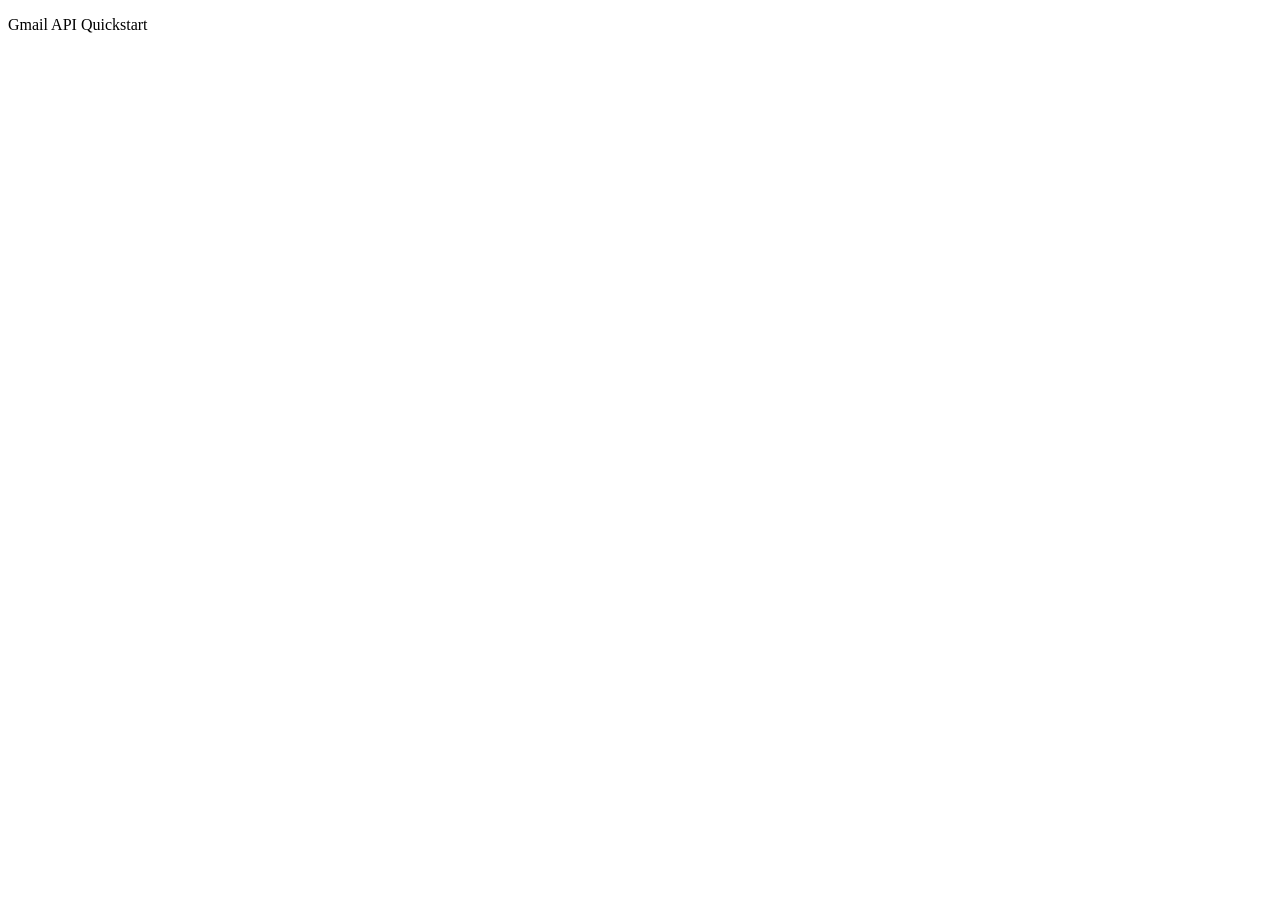
<file: index-test.html>
<!DOCTYPE html>
<html>
  <head>
    <title>Gmail API Quickstart</title>
    <meta charset="utf-8" />
  </head>
  <body>
    <p>Gmail API Quickstart</p>

    <!--Add buttons to initiate auth sequence and sign out-->
    <button id="authorize_button" onclick="handleAuthClick()">Authorize</button>
    <button id="signout_button" onclick="handleSignoutClick()">Sign Out</button>

    <pre id="content" style="white-space: pre-wrap;"></pre>

    <script type="text/javascript">
      /* exported gapiLoaded */
      /* exported gisLoaded */
      /* exported handleAuthClick */
      /* exported handleSignoutClick */

      // TODO(developer): Set to client ID and API key from the Developer Console
      const CLIENT_ID = '<YOUR_CLIENT_ID>';
      const API_KEY = '<YOUR_API_KEY>';

      // Discovery doc URL for APIs used by the quickstart
      const DISCOVERY_DOC = 'https://www.googleapis.com/discovery/v1/apis/gmail/v1/rest';

      // Authorization scopes required by the API; multiple scopes can be
      // included, separated by spaces.
      const SCOPES = 'https://www.googleapis.com/auth/gmail.readonly';

      let tokenClient;
      let gapiInited = false;
      let gisInited = false;

      document.getElementById('authorize_button').style.visibility = 'hidden';
      document.getElementById('signout_button').style.visibility = 'hidden';

      /**
       * Callback after api.js is loaded.
       */
      function gapiLoaded() {
        gapi.load('client', initializeGapiClient);
      }

      /**
       * Callback after the API client is loaded. Loads the
       * discovery doc to initialize the API.
       */
      async function initializeGapiClient() {
        await gapi.client.init({
          apiKey: API_KEY,
          discoveryDocs: [DISCOVERY_DOC],
        });
        gapiInited = true;
        maybeEnableButtons();
      }

      /**
       * Callback after Google Identity Services are loaded.
       */
      function gisLoaded() {
        tokenClient = google.accounts.oauth2.initTokenClient({
          client_id: CLIENT_ID,
          scope: SCOPES,
          callback: '', // defined later
        });
        gisInited = true;
        maybeEnableButtons();
      }

      /**
       * Enables user interaction after all libraries are loaded.
       */
      function maybeEnableButtons() {
        if (gapiInited && gisInited) {
          document.getElementById('authorize_button').style.visibility = 'visible';
        }
      }

      /**
       *  Sign in the user upon button click.
       */
      function handleAuthClick() {
        tokenClient.callback = async (resp) => {
          if (resp.error !== undefined) {
            throw (resp);
          }
          document.getElementById('signout_button').style.visibility = 'visible';
          document.getElementById('authorize_button').innerText = 'Refresh';
          await listLabels();
        };

        if (gapi.client.getToken() === null) {
          // Prompt the user to select a Google Account and ask for consent to share their data
          // when establishing a new session.
          tokenClient.requestAccessToken({prompt: 'consent'});
        } else {
          // Skip display of account chooser and consent dialog for an existing session.
          tokenClient.requestAccessToken({prompt: ''});
        }
      }

      /**
       *  Sign out the user upon button click.
       */
      function handleSignoutClick() {
        const token = gapi.client.getToken();
        if (token !== null) {
          google.accounts.oauth2.revoke(token.access_token);
          gapi.client.setToken('');
          document.getElementById('content').innerText = '';
          document.getElementById('authorize_button').innerText = 'Authorize';
          document.getElementById('signout_button').style.visibility = 'hidden';
        }
      }

      /**
       * Print all Labels in the authorized user's inbox. If no labels
       * are found an appropriate message is printed.
       */
      async function listLabels() {
        let response;
        try {
          response = await gapi.client.gmail.users.labels.list({
            'userId': 'me',
          });
        } catch (err) {
          document.getElementById('content').innerText = err.message;
          return;
        }
        const labels = response.result.labels;
        if (!labels || labels.length == 0) {
          document.getElementById('content').innerText = 'No labels found.';
          return;
        }
        // Flatten to string to display
        const output = labels.reduce(
            (str, label) => `${str}${label.name}\n`,
            'Labels:\n');
        document.getElementById('content').innerText = output;
      }
    </script>
    <script async defer src="https://apis.google.com/js/api.js" onload="gapiLoaded()"></script>
    <script async defer src="https://accounts.google.com/gsi/client" onload="gisLoaded()"></script>
  </body>
</html>
</file>
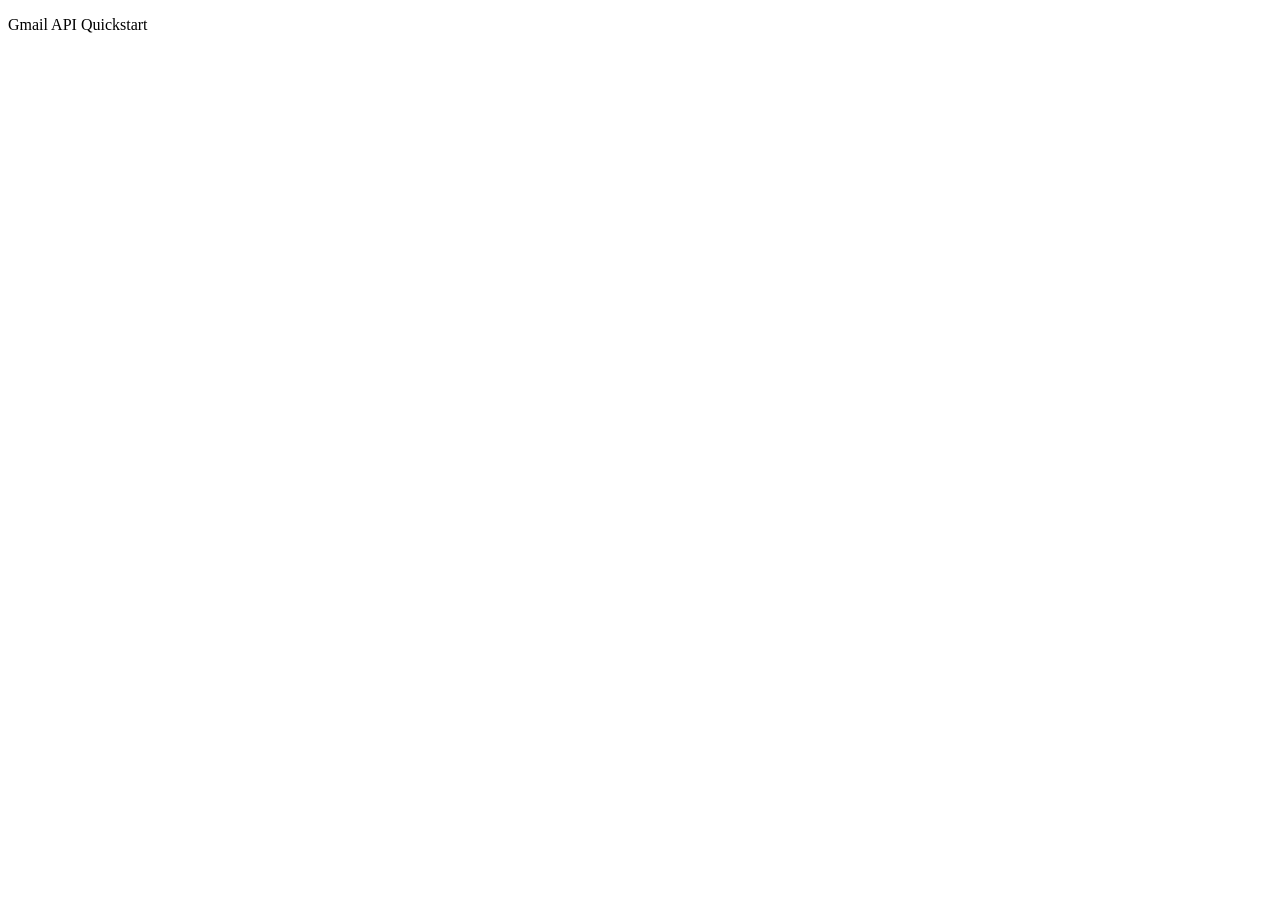
<file: indext.html>
<!DOCTYPE html>
<html>
  <head>
    <title>Gmail API Quickstart</title>
    <meta charset="utf-8" />
  </head>
  <body>
    <p>Gmail API Quickstart</p>

    <!--Add buttons to initiate auth sequence and sign out-->
    <button id="authorize_button" onclick="handleAuthClick()">Authorize</button>
    <button id="signout_button" onclick="handleSignoutClick()">Sign Out</button>

    <pre id="content" style="white-space: pre-wrap;"></pre>

    <script type="text/javascript">
      /* exported gapiLoaded */
      /* exported gisLoaded */
      /* exported handleAuthClick */
      /* exported handleSignoutClick */

      // TODO(developer): Set to client ID and API key from the Developer Console
      const CLIENT_ID = '<YOUR_CLIENT_ID>';
      const API_KEY = '<YOUR_API_KEY>';

      // Discovery doc URL for APIs used by the quickstart
      const DISCOVERY_DOC = 'https://www.googleapis.com/discovery/v1/apis/gmail/v1/rest';

      // Authorization scopes required by the API; multiple scopes can be
      // included, separated by spaces.
      const SCOPES = 'https://www.googleapis.com/auth/gmail.readonly';

      let tokenClient;
      let gapiInited = false;
      let gisInited = false;

      document.getElementById('authorize_button').style.visibility = 'hidden';
      document.getElementById('signout_button').style.visibility = 'hidden';

      /**
       * Callback after api.js is loaded.
       */
      function gapiLoaded() {
        gapi.load('client', initializeGapiClient);
      }

      /**
       * Callback after the API client is loaded. Loads the
       * discovery doc to initialize the API.
       */
      async function initializeGapiClient() {
        await gapi.client.init({
          apiKey: API_KEY,
          discoveryDocs: [DISCOVERY_DOC],
        });
        gapiInited = true;
        maybeEnableButtons();
      }

      /**
       * Callback after Google Identity Services are loaded.
       */
      function gisLoaded() {
        tokenClient = google.accounts.oauth2.initTokenClient({
          client_id: CLIENT_ID,
          scope: SCOPES,
          callback: '', // defined later
        });
        gisInited = true;
        maybeEnableButtons();
      }

      /**
       * Enables user interaction after all libraries are loaded.
       */
      function maybeEnableButtons() {
        if (gapiInited && gisInited) {
          document.getElementById('authorize_button').style.visibility = 'visible';
        }
      }

      /**
       *  Sign in the user upon button click.
       */
      function handleAuthClick() {
        tokenClient.callback = async (resp) => {
          if (resp.error !== undefined) {
            throw (resp);
          }
          document.getElementById('signout_button').style.visibility = 'visible';
          document.getElementById('authorize_button').innerText = 'Refresh';
          await listLabels();
        };

        if (gapi.client.getToken() === null) {
          // Prompt the user to select a Google Account and ask for consent to share their data
          // when establishing a new session.
          tokenClient.requestAccessToken({prompt: 'consent'});
        } else {
          // Skip display of account chooser and consent dialog for an existing session.
          tokenClient.requestAccessToken({prompt: ''});
        }
      }

      /**
       *  Sign out the user upon button click.
       */
      function handleSignoutClick() {
        const token = gapi.client.getToken();
        if (token !== null) {
          google.accounts.oauth2.revoke(token.access_token);
          gapi.client.setToken('');
          document.getElementById('content').innerText = '';
          document.getElementById('authorize_button').innerText = 'Authorize';
          document.getElementById('signout_button').style.visibility = 'hidden';
        }
      }

      /**
       * Print all Labels in the authorized user's inbox. If no labels
       * are found an appropriate message is printed.
       */
      async function listLabels() {
        let response;
        try {
          response = await gapi.client.gmail.users.labels.list({
            'userId': 'me',
          });
        } catch (err) {
          document.getElementById('content').innerText = err.message;
          return;
        }
        const labels = response.result.labels;
        if (!labels || labels.length == 0) {
          document.getElementById('content').innerText = 'No labels found.';
          return;
        }
        // Flatten to string to display
        const output = labels.reduce(
            (str, label) => `${str}${label.name}\n`,
            'Labels:\n');
        document.getElementById('content').innerText = output;
      }
    </script>
    <script async defer src="https://apis.google.com/js/api.js" onload="gapiLoaded()"></script>
    <script async defer src="https://accounts.google.com/gsi/client" onload="gisLoaded()"></script>
  </body>
</html>
</file>
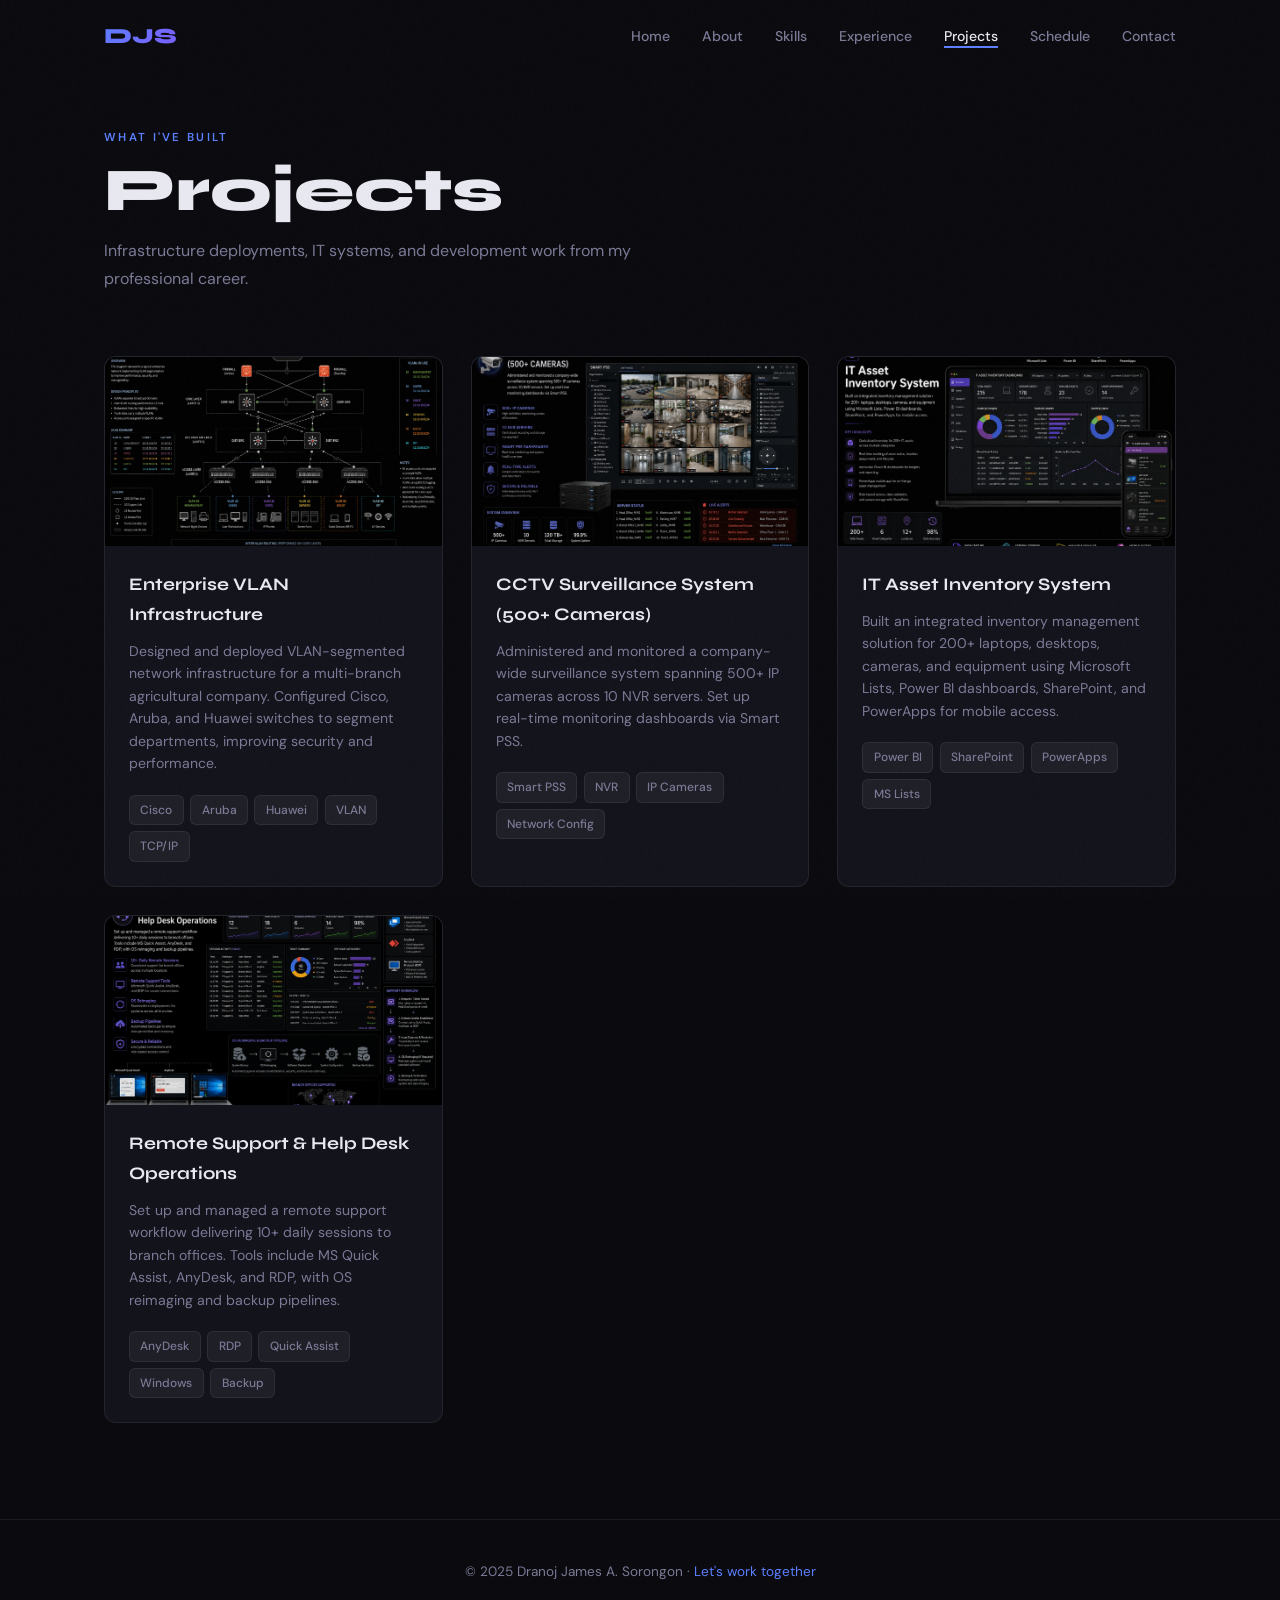
<file: projects.html>
<!DOCTYPE html>
<html lang="en">
<head>
  <meta charset="UTF-8" />
  <meta name="viewport" content="width=device-width, initial-scale=1.0" />
  <meta name="description" content="Projects by Dranoj James A. Sorongon — IT infrastructure, networking, and development work." />
  <title>Projects — Dranoj Sorongon</title>
  <link rel="stylesheet" href="css/style.css" />
</head>
<body>

  <nav class="navbar">
    <div class="container nav-inner">
      <a href="index.html" class="nav-logo">DJS</a>
      <ul class="nav-links">
        <li><a href="index.html">Home</a></li>
        <li><a href="about.html">About</a></li>
        <li><a href="skills.html">Skills</a></li>
        <li><a href="experience.html">Experience</a></li>
        <li><a href="projects.html" class="active">Projects</a></li>
        <li><a href="schedule.html">Schedule</a></li>
        <li><a href="contact.html">Contact</a></li>
      </ul>
      <button class="hamburger" aria-label="Toggle menu"><span></span><span></span><span></span></button>
    </div>
  </nav>
  <div class="mobile-menu">
    <a href="index.html">Home</a><a href="about.html">About</a><a href="skills.html">Skills</a>
    <a href="experience.html">Experience</a><a href="projects.html">Projects</a>
    <a href="schedule.html">Schedule</a><a href="contact.html">Contact</a>
  </div>

  <div class="page-hero">
    <div class="container">
      <p class="section-label fade-up">What I've Built</p>
      <h1 class="page-hero-title fade-up">Projects</h1>
      <p class="page-hero-sub fade-up">Infrastructure deployments, IT systems, and development work from my professional career.</p>
    </div>
  </div>

  <section class="section" style="padding-top:0;">
    <div class="container">

      <!--
        ================================================================
        HOW TO ADD A NEW PROJECT (Step-by-Step)
        ================================================================

        1. DUPLICATE a project card block below (copy from <!-- PROJECT CARD --> <!-- to its closing </div>)
        2. PASTE it right after the last project card
        3. CHANGE the title, description, and tech stack text
        4. ADD your image:
              a. Name it something clear, e.g.: my-project.jpg
              b. Place it in:  /portfolio/images/projects/my-project.jpg
              c. Update src="images/projects/project1.jpg"
                 to   src="images/projects/my-project.jpg"
        5. Save the file — the layout adjusts automatically!

        Image tips:
          - Recommended size: 800 × 450 px (16:9 ratio)
          - Format: .jpg or .png
          - Keep file size under 300 KB for fast loading
        ================================================================
      -->

      <div class="projects-grid">

        <!-- ======================================================
             PROJECT CARD 1  ← Duplicate this block to add more
             ====================================================== -->
        <div class="project-card fade-up">
          <!--
            IMAGE: Place your image in /portfolio/images/projects/
            Then update the src attribute below.
            If the image is missing, a placeholder is shown.
          -->
          <img
            src="images/projects/proj1.png"
            alt="Enterprise VLAN Infrastructure"
            class="project-img"
            onerror="this.style.display='none'; this.nextElementSibling.style.display='flex';"
          />
          <div class="project-img-placeholder" style="display:none;">
            <span style="font-size:1.5rem;">🖼️</span>
            <span>Add image to /images/projects/</span>
          </div>

          <div class="project-body">
            <div class="project-title">Enterprise VLAN Infrastructure</div>
            <p class="project-desc">
              Designed and deployed VLAN-segmented network infrastructure for a multi-branch agricultural company.
              Configured Cisco, Aruba, and Huawei switches to segment departments, improving security and performance.
            </p>
            <div class="project-stack">
              <span class="stack-tag">Cisco</span>
              <span class="stack-tag">Aruba</span>
              <span class="stack-tag">Huawei</span>
              <span class="stack-tag">VLAN</span>
              <span class="stack-tag">TCP/IP</span>
            </div>
          </div>
        </div>
        <!-- END PROJECT CARD 1 -->

        <!-- ======================================================
             PROJECT CARD 2
             ====================================================== -->
        <div class="project-card fade-up">
          <img
            src="images/projects/proj2.png"
            alt="CCTV Surveillance System"
            class="project-img"
            onerror="this.style.display='none'; this.nextElementSibling.style.display='flex';"
          />
          <div class="project-img-placeholder" style="display:none;">
            <span style="font-size:1.5rem;">🖼️</span>
            <span>Add image to /images/projects/</span>
          </div>

          <div class="project-body">
            <div class="project-title">CCTV Surveillance System (500+ Cameras)</div>
            <p class="project-desc">
              Administered and monitored a company-wide surveillance system spanning 500+ IP cameras across 10 NVR servers.
              Set up real-time monitoring dashboards via Smart PSS.
            </p>
            <div class="project-stack">
              <span class="stack-tag">Smart PSS</span>
              <span class="stack-tag">NVR</span>
              <span class="stack-tag">IP Cameras</span>
              <span class="stack-tag">Network Config</span>
            </div>
          </div>
        </div>
        <!-- END PROJECT CARD 2 -->

        <!-- ======================================================
             PROJECT CARD 3
             ====================================================== -->
        <div class="project-card fade-up">
          <img
            src="images/projects/proj3.png"
            alt="IT Asset Inventory System"
            class="project-img"
            onerror="this.style.display='none'; this.nextElementSibling.style.display='flex';"
          />
          <div class="project-img-placeholder" style="display:none;">
            <span style="font-size:1.5rem;">🖼️</span>
            <span>Add image to /images/projects/</span>
          </div>

          <div class="project-body">
            <div class="project-title">IT Asset Inventory System</div>
            <p class="project-desc">
              Built an integrated inventory management solution for 200+ laptops, desktops, cameras, and equipment using
              Microsoft Lists, Power BI dashboards, SharePoint, and PowerApps for mobile access.
            </p>
            <div class="project-stack">
              <span class="stack-tag">Power BI</span>
              <span class="stack-tag">SharePoint</span>
              <span class="stack-tag">PowerApps</span>
              <span class="stack-tag">MS Lists</span>
            </div>
          </div>
        </div>
        <!-- END PROJECT CARD 3 -->

        <!-- ======================================================
             PROJECT CARD 4
             ====================================================== -->
        <div class="project-card fade-up">
          <img
            src="images/projects/proj4.png"
            alt="Remote Support Infrastructure"
            class="project-img"
            onerror="this.style.display='none'; this.nextElementSibling.style.display='flex';"
          />
          <div class="project-img-placeholder" style="display:none;">
            <span style="font-size:1.5rem;">🖼️</span>
            <span>Add image to /images/projects/</span>
          </div>

          <div class="project-body">
            <div class="project-title">Remote Support &amp; Help Desk Operations</div>
            <p class="project-desc">
              Set up and managed a remote support workflow delivering 10+ daily sessions to branch offices.
              Tools include MS Quick Assist, AnyDesk, and RDP, with OS reimaging and backup pipelines.
            </p>
            <div class="project-stack">
              <span class="stack-tag">AnyDesk</span>
              <span class="stack-tag">RDP</span>
              <span class="stack-tag">Quick Assist</span>
              <span class="stack-tag">Windows</span>
              <span class="stack-tag">Backup</span>
            </div>
          </div>
        </div>
        <!-- END PROJECT CARD 4 -->

        <!--
          ↑↑↑ ADD MORE PROJECTS BY DUPLICATING A CARD ABOVE ↑↑↑
        -->

      </div><!-- /projects-grid -->

    </div>
  </section>

  <footer>
    <div class="container">
      <p>© 2025 Dranoj James A. Sorongon · <a href="contact.html">Let's work together</a></p>
    </div>
  </footer>

  <script src="js/script.js"></script>
</body>
</html>
</file>
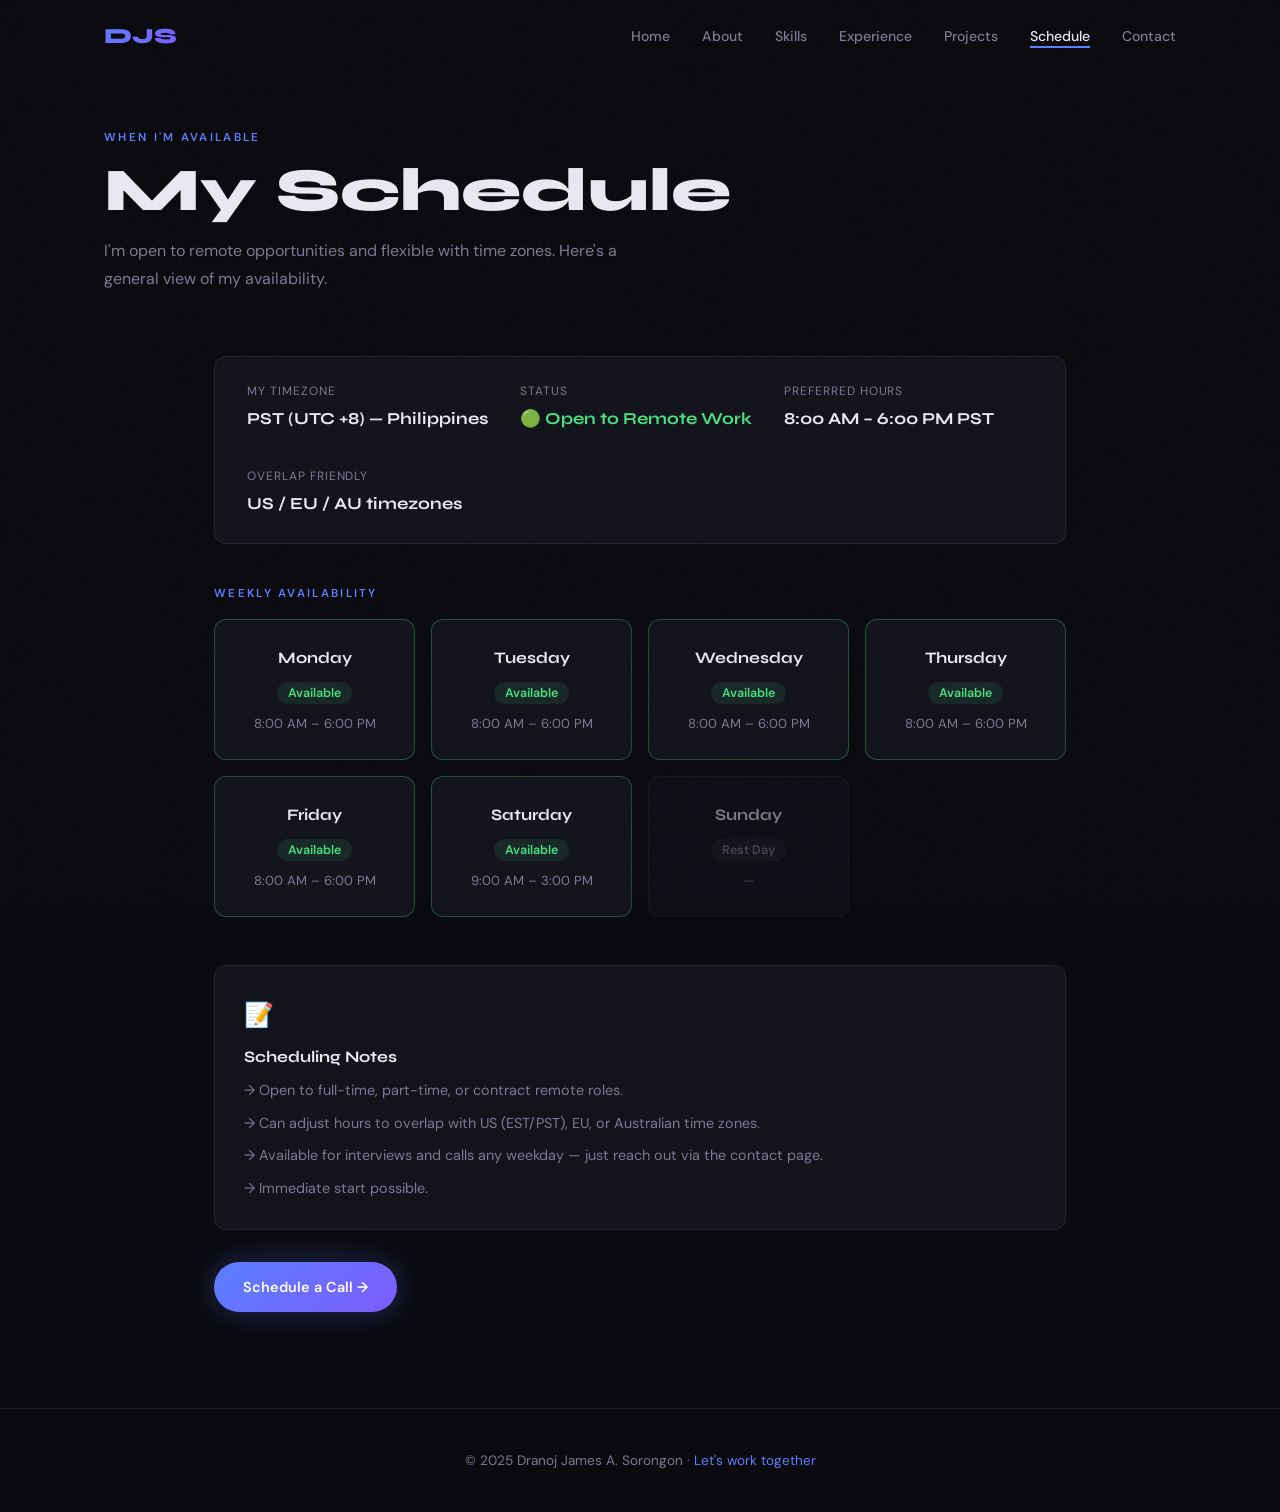
<file: schedule.html>
<!DOCTYPE html>
<html lang="en">
<head>
  <meta charset="UTF-8" />
  <meta name="viewport" content="width=device-width, initial-scale=1.0" />
  <meta name="description" content="Availability and schedule of Dranoj James A. Sorongon for remote work." />
  <title>Schedule — Dranoj Sorongon</title>
  <link rel="stylesheet" href="css/style.css" />
</head>
<body>

  <nav class="navbar">
    <div class="container nav-inner">
      <a href="index.html" class="nav-logo">DJS</a>
      <ul class="nav-links">
        <li><a href="index.html">Home</a></li>
        <li><a href="about.html">About</a></li>
        <li><a href="skills.html">Skills</a></li>
        <li><a href="experience.html">Experience</a></li>
        <li><a href="projects.html">Projects</a></li>
        <li><a href="schedule.html" class="active">Schedule</a></li>
        <li><a href="contact.html">Contact</a></li>
      </ul>
      <button class="hamburger" aria-label="Toggle menu"><span></span><span></span><span></span></button>
    </div>
  </nav>
  <div class="mobile-menu">
    <a href="index.html">Home</a><a href="about.html">About</a><a href="skills.html">Skills</a>
    <a href="experience.html">Experience</a><a href="projects.html">Projects</a>
    <a href="schedule.html">Schedule</a><a href="contact.html">Contact</a>
  </div>

  <div class="page-hero">
    <div class="container">
      <p class="section-label fade-up">When I'm Available</p>
      <h1 class="page-hero-title fade-up">My Schedule</h1>
      <p class="page-hero-sub fade-up">I'm open to remote opportunities and flexible with time zones. Here's a general view of my availability.</p>
    </div>
  </div>

  <section class="section" style="padding-top:0;">
    <div class="container" style="max-width:900px;">

      <!-- Timezone info bar -->
      <div class="timezone-info fade-up" style="margin-bottom:2.5rem;">
        <div class="tz-item">
          <div class="tz-label">My Timezone</div>
          <div class="tz-value">PST (UTC +8) — Philippines</div>
        </div>
        <div class="tz-item">
          <div class="tz-label">Status</div>
          <div class="tz-value" style="color:#4ade80;">🟢 Open to Remote Work</div>
        </div>
        <div class="tz-item">
          <div class="tz-label">Preferred Hours</div>
          <div class="tz-value">8:00 AM – 6:00 PM PST</div>
        </div>
        <div class="tz-item">
          <div class="tz-label">Overlap Friendly</div>
          <div class="tz-value">US / EU / AU timezones</div>
        </div>
      </div>

      <!-- Day-by-day availability -->
      <p class="section-label fade-up" style="margin-bottom:1rem;">Weekly Availability</p>
      <div class="schedule-grid fade-up">

        <div class="day-card available">
          <div class="day-name">Monday</div>
          <span class="day-status">Available</span>
          <div class="day-hours">8:00 AM – 6:00 PM</div>
        </div>

        <div class="day-card available">
          <div class="day-name">Tuesday</div>
          <span class="day-status">Available</span>
          <div class="day-hours">8:00 AM – 6:00 PM</div>
        </div>

        <div class="day-card available">
          <div class="day-name">Wednesday</div>
          <span class="day-status">Available</span>
          <div class="day-hours">8:00 AM – 6:00 PM</div>
        </div>

        <div class="day-card available">
          <div class="day-name">Thursday</div>
          <span class="day-status">Available</span>
          <div class="day-hours">8:00 AM – 6:00 PM</div>
        </div>

        <div class="day-card available">
          <div class="day-name">Friday</div>
          <span class="day-status">Available</span>
          <div class="day-hours">8:00 AM – 6:00 PM</div>
        </div>

        <div class="day-card available">
          <div class="day-name">Saturday</div>
          <span class="day-status">Available</span>
          <div class="day-hours">9:00 AM – 3:00 PM</div>
        </div>

        <div class="day-card unavailable">
          <div class="day-name">Sunday</div>
          <span class="day-status">Rest Day</span>
          <div class="day-hours">—</div>
        </div>

      </div>

      <!-- Notes -->
      <div class="card fade-up" style="margin-top:2rem;">
        <div style="font-size:1.5rem; margin-bottom:0.75rem;">📝</div>
        <h3 style="font-family:var(--font-head); font-weight:700; margin-bottom:0.75rem; font-size:1rem;">Scheduling Notes</h3>
        <ul style="display:flex; flex-direction:column; gap:0.5rem; color:var(--text-mute); font-size:0.9rem;">
          <li>→ Open to full-time, part-time, or contract remote roles.</li>
          <li>→ Can adjust hours to overlap with US (EST/PST), EU, or Australian time zones.</li>
          <li>→ Available for interviews and calls any weekday — just reach out via the contact page.</li>
          <li>→ Immediate start possible.</li>
        </ul>
      </div>

      <div class="fade-up" style="margin-top:2rem;">
        <a href="contact.html" class="btn-primary">Schedule a Call →</a>
      </div>

    </div>
  </section>

  <footer>
    <div class="container">
      <p>© 2025 Dranoj James A. Sorongon · <a href="contact.html">Let's work together</a></p>
    </div>
  </footer>

  <script src="js/script.js"></script>
</body>
</html>
</file>
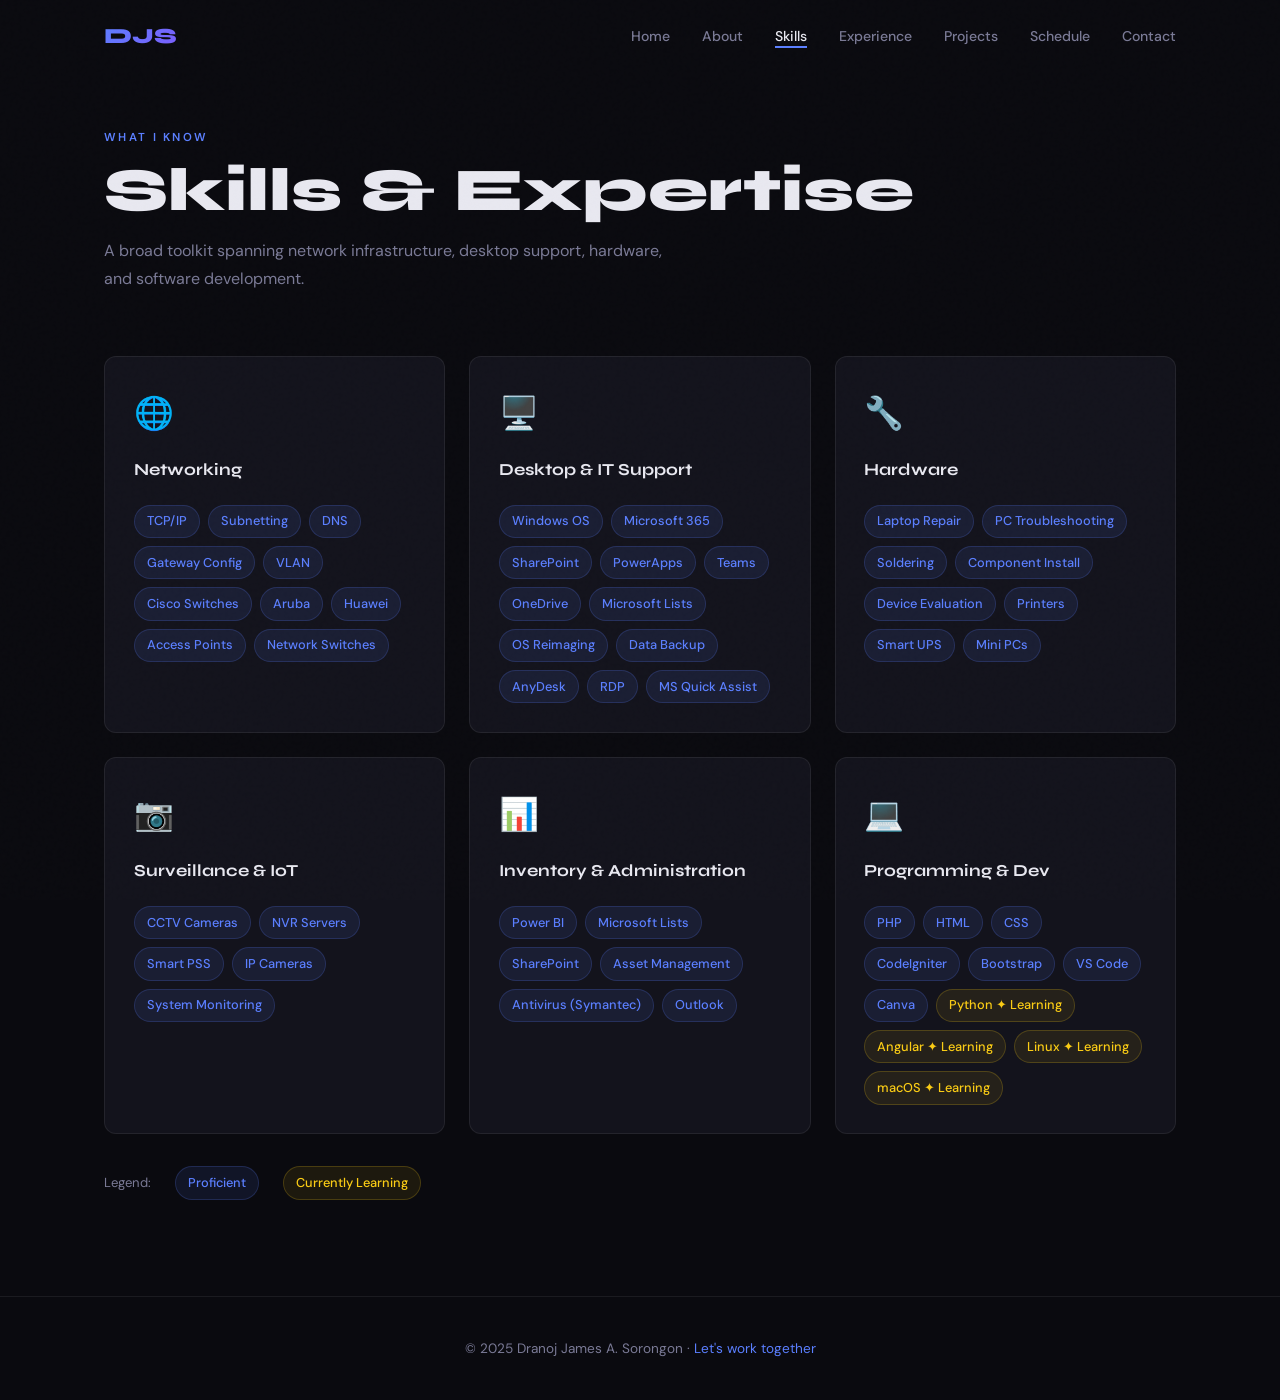
<file: skills.html>
<!DOCTYPE html>
<html lang="en">
<head>
  <meta charset="UTF-8" />
  <meta name="viewport" content="width=device-width, initial-scale=1.0" />
  <meta name="description" content="Skills of Dranoj James A. Sorongon — networking, desktop support, hardware, and programming." />
  <title>Skills — Dranoj Sorongon</title>
  <link rel="stylesheet" href="css/style.css" />
</head>
<body>

  <nav class="navbar">
    <div class="container nav-inner">
      <a href="index.html" class="nav-logo">DJS</a>
      <ul class="nav-links">
        <li><a href="index.html">Home</a></li>
        <li><a href="about.html">About</a></li>
        <li><a href="skills.html" class="active">Skills</a></li>
        <li><a href="experience.html">Experience</a></li>
        <li><a href="projects.html">Projects</a></li>
        <li><a href="schedule.html">Schedule</a></li>
        <li><a href="contact.html">Contact</a></li>
      </ul>
      <button class="hamburger" aria-label="Toggle menu"><span></span><span></span><span></span></button>
    </div>
  </nav>
  <div class="mobile-menu">
    <a href="index.html">Home</a><a href="about.html">About</a><a href="skills.html">Skills</a>
    <a href="experience.html">Experience</a><a href="projects.html">Projects</a>
    <a href="schedule.html">Schedule</a><a href="contact.html">Contact</a>
  </div>

  <div class="page-hero">
    <div class="container">
      <p class="section-label fade-up">What I Know</p>
      <h1 class="page-hero-title fade-up">Skills &amp; Expertise</h1>
      <p class="page-hero-sub fade-up">A broad toolkit spanning network infrastructure, desktop support, hardware, and software development.</p>
    </div>
  </div>

  <section class="section" style="padding-top:0;">
    <div class="container">

      <div class="skills-categories">

        <!-- Networking -->
        <div class="skill-category-card fade-up">
          <div class="skill-cat-icon">🌐</div>
          <div class="skill-cat-title">Networking</div>
          <div class="skill-tags">
            <span class="skill-tag">TCP/IP</span>
            <span class="skill-tag">Subnetting</span>
            <span class="skill-tag">DNS</span>
            <span class="skill-tag">Gateway Config</span>
            <span class="skill-tag">VLAN</span>
            <span class="skill-tag">Cisco Switches</span>
            <span class="skill-tag">Aruba</span>
            <span class="skill-tag">Huawei</span>
            <span class="skill-tag">Access Points</span>
            <span class="skill-tag">Network Switches</span>
          </div>
        </div>

        <!-- Desktop Support -->
        <div class="skill-category-card fade-up">
          <div class="skill-cat-icon">🖥️</div>
          <div class="skill-cat-title">Desktop &amp; IT Support</div>
          <div class="skill-tags">
            <span class="skill-tag">Windows OS</span>
            <span class="skill-tag">Microsoft 365</span>
            <span class="skill-tag">SharePoint</span>
            <span class="skill-tag">PowerApps</span>
            <span class="skill-tag">Teams</span>
            <span class="skill-tag">OneDrive</span>
            <span class="skill-tag">Microsoft Lists</span>
            <span class="skill-tag">OS Reimaging</span>
            <span class="skill-tag">Data Backup</span>
            <span class="skill-tag">AnyDesk</span>
            <span class="skill-tag">RDP</span>
            <span class="skill-tag">MS Quick Assist</span>
          </div>
        </div>

        <!-- Hardware -->
        <div class="skill-category-card fade-up">
          <div class="skill-cat-icon">🔧</div>
          <div class="skill-cat-title">Hardware</div>
          <div class="skill-tags">
            <span class="skill-tag">Laptop Repair</span>
            <span class="skill-tag">PC Troubleshooting</span>
            <span class="skill-tag">Soldering</span>
            <span class="skill-tag">Component Install</span>
            <span class="skill-tag">Device Evaluation</span>
            <span class="skill-tag">Printers</span>
            <span class="skill-tag">Smart UPS</span>
            <span class="skill-tag">Mini PCs</span>
          </div>
        </div>

        <!-- Surveillance -->
        <div class="skill-category-card fade-up">
          <div class="skill-cat-icon">📷</div>
          <div class="skill-cat-title">Surveillance &amp; IoT</div>
          <div class="skill-tags">
            <span class="skill-tag">CCTV Cameras</span>
            <span class="skill-tag">NVR Servers</span>
            <span class="skill-tag">Smart PSS</span>
            <span class="skill-tag">IP Cameras</span>
            <span class="skill-tag">System Monitoring</span>
          </div>
        </div>

        <!-- Inventory & Admin -->
        <div class="skill-category-card fade-up">
          <div class="skill-cat-icon">📊</div>
          <div class="skill-cat-title">Inventory &amp; Administration</div>
          <div class="skill-tags">
            <span class="skill-tag">Power BI</span>
            <span class="skill-tag">Microsoft Lists</span>
            <span class="skill-tag">SharePoint</span>
            <span class="skill-tag">Asset Management</span>
            <span class="skill-tag">Antivirus (Symantec)</span>
            <span class="skill-tag">Outlook</span>
          </div>
        </div>

        <!-- Programming -->
        <div class="skill-category-card fade-up">
          <div class="skill-cat-icon">💻</div>
          <div class="skill-cat-title">Programming &amp; Dev</div>
          <div class="skill-tags">
            <span class="skill-tag">PHP</span>
            <span class="skill-tag">HTML</span>
            <span class="skill-tag">CSS</span>
            <span class="skill-tag">CodeIgniter</span>
            <span class="skill-tag">Bootstrap</span>
            <span class="skill-tag">VS Code</span>
            <span class="skill-tag">Canva</span>
            <span class="skill-tag learning">Python ✦ Learning</span>
            <span class="skill-tag learning">Angular ✦ Learning</span>
            <span class="skill-tag learning">Linux ✦ Learning</span>
            <span class="skill-tag learning">macOS ✦ Learning</span>
          </div>
        </div>

      </div><!-- /skills-categories -->

      <!-- Legend -->
      <div class="fade-up" style="margin-top:2rem; display:flex; gap:1.5rem; flex-wrap:wrap; align-items:center;">
        <span style="font-size:0.82rem; color:var(--text-mute);">Legend:</span>
        <span class="skill-tag">Proficient</span>
        <span class="skill-tag learning">Currently Learning</span>
      </div>

    </div>
  </section>

  <footer>
    <div class="container">
      <p>© 2025 Dranoj James A. Sorongon · <a href="contact.html">Let's work together</a></p>
    </div>
  </footer>

  <script src="js/script.js"></script>
</body>
</html>
</file>
<file: css/style.css>
/* ============================================================
   style.css — Dranoj James A. Sorongon Portfolio
   Location: /portfolio/css/style.css
   ============================================================ */

/* ---------- Google Fonts Import ---------- */
@import url('https://fonts.googleapis.com/css2?family=Syne:wght@400;600;700;800&family=DM+Sans:ital,wght@0,300;0,400;0,500;1,300&display=swap');

/* ---------- CSS Custom Properties ---------- */
:root {
  --bg:        #0a0a0f;
  --bg2:       #111118;
  --bg3:       #16161f;
  --border:    #ffffff12;
  --accent:    #5b7fff;
  --accent2:   #7c5cfc;
  --text:      #e8e8f0;
  --text-mute: #7a7a96;
  --card:      #13131c;
  --radius:    12px;
  --font-head: 'Syne', sans-serif;
  --font-body: 'DM Sans', sans-serif;
  --transition: 0.3s cubic-bezier(0.4, 0, 0.2, 1);
}

/* ---------- Reset & Base ---------- */
*, *::before, *::after { box-sizing: border-box; margin: 0; padding: 0; }

html { scroll-behavior: smooth; font-size: 16px; }

body {
  font-family: var(--font-body);
  background: var(--bg);
  color: var(--text);
  line-height: 1.7;
  overflow-x: hidden;
}

img { max-width: 100%; display: block; }
a  { color: inherit; text-decoration: none; }
ul { list-style: none; }

/* ---------- Typography ---------- */
h1, h2, h3, h4 { font-family: var(--font-head); line-height: 1.15; }

.section-label {
  font-size: 0.72rem;
  letter-spacing: 0.2em;
  text-transform: uppercase;
  color: var(--accent);
  font-weight: 600;
  margin-bottom: 0.5rem;
}

/* ---------- Layout Helpers ---------- */
.container { max-width: 1120px; margin: 0 auto; padding: 0 1.5rem; }
.section    { padding: 6rem 0; }
.section-title {
  font-size: clamp(2rem, 4vw, 2.8rem);
  font-weight: 800;
  margin-bottom: 3rem;
}

/* ---------- Grain Overlay ---------- */
body::before {
  content: '';
  position: fixed;
  inset: 0;
  background-image: url("data:image/svg+xml,%3Csvg viewBox='0 0 256 256' xmlns='http://www.w3.org/2000/svg'%3E%3Cfilter id='noise'%3E%3CfeTurbulence type='fractalNoise' baseFrequency='0.9' numOctaves='4' stitchTiles='stitch'/%3E%3C/filter%3E%3Crect width='100%25' height='100%25' filter='url(%23noise)' opacity='0.04'/%3E%3C/svg%3E");
  pointer-events: none;
  z-index: 9999;
  opacity: 0.4;
}

/* ============================================================
   NAVIGATION
   ============================================================ */
.navbar {
  position: fixed;
  top: 0;
  left: 0;
  right: 0;
  z-index: 1000;
  padding: 1.1rem 0;
  transition: background var(--transition), border-color var(--transition);
  border-bottom: 1px solid transparent;
}

.navbar.scrolled {
  background: rgba(10, 10, 15, 0.92);
  backdrop-filter: blur(16px);
  border-color: var(--border);
}

.nav-inner {
  display: flex;
  align-items: center;
  justify-content: space-between;
}

.nav-logo {
  font-family: var(--font-head);
  font-size: 1.35rem;
  font-weight: 800;
  background: linear-gradient(135deg, var(--accent), var(--accent2));
  -webkit-background-clip: text;
  -webkit-text-fill-color: transparent;
  background-clip: text;
}

.nav-links {
  display: flex;
  gap: 2rem;
  align-items: center;
}

.nav-links a {
  font-size: 0.88rem;
  font-weight: 500;
  color: var(--text-mute);
  transition: color var(--transition);
  position: relative;
}

.nav-links a::after {
  content: '';
  position: absolute;
  bottom: -3px;
  left: 0;
  width: 0;
  height: 2px;
  background: var(--accent);
  transition: width var(--transition);
}

.nav-links a:hover,
.nav-links a.active { color: var(--text); }

.nav-links a:hover::after,
.nav-links a.active::after { width: 100%; }

/* Hamburger */
.hamburger {
  display: none;
  flex-direction: column;
  gap: 5px;
  cursor: pointer;
  background: none;
  border: none;
  padding: 4px;
}

.hamburger span {
  width: 24px;
  height: 2px;
  background: var(--text);
  border-radius: 2px;
  transition: transform var(--transition), opacity var(--transition);
}

.hamburger.open span:nth-child(1) { transform: translateY(7px) rotate(45deg); }
.hamburger.open span:nth-child(2) { opacity: 0; }
.hamburger.open span:nth-child(3) { transform: translateY(-7px) rotate(-45deg); }

/* Mobile Menu */
.mobile-menu {
  display: none;
  position: fixed;
  top: 0;
  left: 0;
  right: 0;
  bottom: 0;
  background: var(--bg);
  z-index: 999;
  flex-direction: column;
  align-items: center;
  justify-content: center;
  gap: 2rem;
  opacity: 0;
  pointer-events: none;
  transition: opacity var(--transition);
}

.mobile-menu.open {
  display: flex;
  opacity: 1;
  pointer-events: all;
}

.mobile-menu a {
  font-family: var(--font-head);
  font-size: 2rem;
  font-weight: 800;
  color: var(--text-mute);
  transition: color var(--transition);
}

.mobile-menu a:hover { color: var(--accent); }

/* ============================================================
   HERO / HOME
   ============================================================ */
.hero {
  min-height: 100vh;
  display: flex;
  align-items: center;
  padding-top: 5rem;
  position: relative;
  overflow: hidden;
}

/* Background glow blobs */
.hero::after {
  content: '';
  position: absolute;
  width: 600px;
  height: 600px;
  background: radial-gradient(circle, rgba(91,127,255,0.12) 0%, transparent 70%);
  top: -100px;
  right: -100px;
  pointer-events: none;
  border-radius: 50%;
}

.hero-grid {
  display: grid;
  grid-template-columns: 1fr 0.55fr;
  gap: 4rem;
  align-items: center;
  width: 100%;
}

/* Text side */
.hero-badge {
  display: inline-flex;
  align-items: center;
  gap: 0.5rem;
  background: rgba(91,127,255,0.12);
  border: 1px solid rgba(91,127,255,0.3);
  border-radius: 100px;
  padding: 0.35rem 1rem;
  font-size: 0.78rem;
  color: var(--accent);
  font-weight: 600;
  margin-bottom: 1.5rem;
}

.hero-badge .dot {
  width: 7px;
  height: 7px;
  background: #4ade80;
  border-radius: 50%;
  animation: pulse-dot 2s infinite;
}

@keyframes pulse-dot {
  0%, 100% { opacity: 1; transform: scale(1); }
  50%       { opacity: 0.5; transform: scale(1.3); }
}

.hero-title {
  font-size: clamp(2.5rem, 5.5vw, 4rem);
  font-weight: 800;
  line-height: 1.1;
  margin-bottom: 1.25rem;
}

.hero-title .highlight {
  background: linear-gradient(135deg, var(--accent), var(--accent2));
  -webkit-background-clip: text;
  -webkit-text-fill-color: transparent;
  background-clip: text;
}

.hero-subtitle {
  font-size: 1.05rem;
  color: var(--text-mute);
  max-width: 480px;
  margin-bottom: 2rem;
  font-weight: 300;
}

.hero-cta {
  display: flex;
  gap: 1rem;
  flex-wrap: wrap;
  margin-bottom: 3rem;
}

/* Buttons */
.btn-primary {
  display: inline-flex;
  align-items: center;
  gap: 0.5rem;
  background: linear-gradient(135deg, var(--accent), var(--accent2));
  color: #fff;
  padding: 0.8rem 1.8rem;
  border-radius: 100px;
  font-weight: 600;
  font-size: 0.9rem;
  transition: opacity var(--transition), transform var(--transition), box-shadow var(--transition);
  box-shadow: 0 0 30px rgba(91,127,255,0.3);
}

.btn-primary:hover {
  opacity: 0.9;
  transform: translateY(-2px);
  box-shadow: 0 8px 30px rgba(91,127,255,0.45);
}

.btn-secondary {
  display: inline-flex;
  align-items: center;
  gap: 0.5rem;
  background: transparent;
  color: var(--text);
  padding: 0.8rem 1.8rem;
  border-radius: 100px;
  border: 1px solid var(--border);
  font-weight: 600;
  font-size: 0.9rem;
  transition: border-color var(--transition), transform var(--transition);
}

.btn-secondary:hover {
  border-color: var(--accent);
  transform: translateY(-2px);
}

/* Stats row */
.hero-stats {
  display: flex;
  gap: 2.5rem;
  flex-wrap: wrap;
}

.stat-item { }
.stat-num {
  font-family: var(--font-head);
  font-size: 2.2rem;
  font-weight: 800;
  background: linear-gradient(135deg, var(--accent), var(--accent2));
  -webkit-background-clip: text;
  -webkit-text-fill-color: transparent;
  background-clip: text;
}

.stat-label {
  font-size: 0.8rem;
  color: var(--text-mute);
  font-weight: 400;
}

/* Image side */
.hero-image-wrap {
  position: relative;
}

.hero-image-wrap::before {
  content: '';
  position: absolute;
  inset: -12px;
  background: linear-gradient(135deg, var(--accent), var(--accent2));
  border-radius: calc(var(--radius) * 2);
  z-index: 0;
  opacity: 0.25;
  filter: blur(24px);
}

.hero-img {
  width: 100%;
  aspect-ratio: 4/5;
  object-fit: cover;
  border-radius: calc(var(--radius) * 1.5);
  border: 1px solid var(--border);
  position: relative;
  z-index: 1;
}

/* Placeholder if no image */
.hero-img-placeholder {
  width: 100%;
  aspect-ratio: 4/5;
  background: var(--bg3);
  border-radius: calc(var(--radius) * 1.5);
  border: 1px solid var(--border);
  display: flex;
  flex-direction: column;
  align-items: center;
  justify-content: center;
  gap: 1rem;
  color: var(--text-mute);
  font-size: 0.85rem;
  position: relative;
  z-index: 1;
}

.hero-img-placeholder svg {
  width: 60px;
  height: 60px;
  opacity: 0.3;
}

/* ============================================================
   CARDS
   ============================================================ */
.card {
  background: var(--card);
  border: 1px solid var(--border);
  border-radius: var(--radius);
  padding: 1.8rem;
  transition: border-color var(--transition), transform var(--transition), box-shadow var(--transition);
}

.card:hover {
  border-color: rgba(91,127,255,0.3);
  transform: translateY(-4px);
  box-shadow: 0 20px 60px rgba(0,0,0,0.4);
}

/* ============================================================
   ABOUT PAGE
   ============================================================ */
.about-grid {
  display: grid;
  grid-template-columns: 1fr 1.4fr;
  gap: 4rem;
  align-items: start;
}

.about-img-wrap {
  position: sticky;
  top: 6rem;
}

.about-img {
  width: 100%;
  border-radius: var(--radius);
  border: 1px solid var(--border);
  aspect-ratio: 3/4;
  object-fit: cover;
}

.about-img-placeholder {
  width: 100%;
  aspect-ratio: 3/4;
  background: var(--bg3);
  border-radius: var(--radius);
  border: 1px solid var(--border);
  display: flex;
  align-items: center;
  justify-content: center;
  color: var(--text-mute);
  font-size: 0.85rem;
}

.about-text h2 { margin-bottom: 1.5rem; }

.about-text p {
  color: var(--text-mute);
  margin-bottom: 1.25rem;
  font-size: 0.97rem;
}

.about-info-grid {
  display: grid;
  grid-template-columns: 1fr 1fr;
  gap: 1rem;
  margin: 2rem 0;
}

.info-item {
  background: var(--bg3);
  border: 1px solid var(--border);
  border-radius: var(--radius);
  padding: 1rem 1.25rem;
}

.info-label {
  font-size: 0.72rem;
  color: var(--accent);
  font-weight: 600;
  letter-spacing: 0.1em;
  text-transform: uppercase;
  margin-bottom: 0.3rem;
}

.info-value {
  font-size: 0.9rem;
  font-weight: 500;
}

/* ============================================================
   SKILLS PAGE
   ============================================================ */
.skills-categories {
  display: grid;
  grid-template-columns: repeat(auto-fill, minmax(300px, 1fr));
  gap: 1.5rem;
}

.skill-category-card {
  background: var(--card);
  border: 1px solid var(--border);
  border-radius: var(--radius);
  padding: 1.8rem;
  transition: border-color var(--transition), transform var(--transition);
}

.skill-category-card:hover {
  border-color: rgba(91,127,255,0.3);
  transform: translateY(-4px);
}

.skill-cat-icon {
  font-size: 2rem;
  margin-bottom: 1rem;
}

.skill-cat-title {
  font-family: var(--font-head);
  font-size: 1.05rem;
  font-weight: 700;
  margin-bottom: 1.25rem;
}

.skill-tags {
  display: flex;
  flex-wrap: wrap;
  gap: 0.5rem;
}

.skill-tag {
  background: rgba(91,127,255,0.1);
  border: 1px solid rgba(91,127,255,0.2);
  color: var(--accent);
  padding: 0.3rem 0.75rem;
  border-radius: 100px;
  font-size: 0.8rem;
  font-weight: 500;
  transition: background var(--transition);
}

.skill-tag:hover {
  background: rgba(91,127,255,0.2);
}

.skill-tag.learning {
  background: rgba(250,204,21,0.08);
  border-color: rgba(250,204,21,0.2);
  color: #facc15;
}

/* ============================================================
   EXPERIENCE PAGE
   ============================================================ */
.timeline {
  position: relative;
  padding-left: 2rem;
}

.timeline::before {
  content: '';
  position: absolute;
  left: 0;
  top: 8px;
  bottom: 8px;
  width: 1px;
  background: linear-gradient(to bottom, var(--accent), transparent);
}

.timeline-item {
  position: relative;
  margin-bottom: 3rem;
}

.timeline-dot {
  position: absolute;
  left: -2.4rem;
  top: 6px;
  width: 12px;
  height: 12px;
  background: var(--accent);
  border-radius: 50%;
  box-shadow: 0 0 0 4px rgba(91,127,255,0.2);
}

.timeline-date {
  font-size: 0.8rem;
  color: var(--accent);
  font-weight: 600;
  letter-spacing: 0.05em;
  margin-bottom: 0.4rem;
  text-transform: uppercase;
}

.timeline-role {
  font-family: var(--font-head);
  font-size: 1.4rem;
  font-weight: 700;
  margin-bottom: 0.25rem;
}

.timeline-company {
  color: var(--text-mute);
  font-size: 0.9rem;
  margin-bottom: 1.25rem;
}

.timeline-list {
  display: flex;
  flex-direction: column;
  gap: 0.6rem;
}

.timeline-list li {
  display: flex;
  gap: 0.75rem;
  font-size: 0.9rem;
  color: var(--text-mute);
  line-height: 1.6;
}

.timeline-list li::before {
  content: '→';
  color: var(--accent);
  flex-shrink: 0;
  margin-top: 0.05rem;
}

/* ============================================================
   PROJECTS PAGE
   ============================================================ */
.projects-grid {
  display: grid;
  grid-template-columns: repeat(auto-fill, minmax(320px, 1fr));
  gap: 1.75rem;
}

.project-card {
  background: var(--card);
  border: 1px solid var(--border);
  border-radius: var(--radius);
  overflow: hidden;
  transition: border-color var(--transition), transform var(--transition), box-shadow var(--transition);
}

.project-card:hover {
  border-color: rgba(91,127,255,0.35);
  transform: translateY(-6px);
  box-shadow: 0 24px 60px rgba(0,0,0,0.5);
}

.project-img {
  width: 100%;
  aspect-ratio: 16/9;
  object-fit: cover;
}

.project-img-placeholder {
  width: 100%;
  aspect-ratio: 16/9;
  background: var(--bg3);
  display: flex;
  align-items: center;
  justify-content: center;
  color: var(--text-mute);
  font-size: 0.8rem;
  flex-direction: column;
  gap: 0.5rem;
}

.project-body {
  padding: 1.5rem;
}

.project-title {
  font-family: var(--font-head);
  font-size: 1.1rem;
  font-weight: 700;
  margin-bottom: 0.6rem;
}

.project-desc {
  font-size: 0.88rem;
  color: var(--text-mute);
  margin-bottom: 1.25rem;
  line-height: 1.6;
}

.project-stack {
  display: flex;
  flex-wrap: wrap;
  gap: 0.4rem;
}

.stack-tag {
  background: rgba(255,255,255,0.05);
  border: 1px solid var(--border);
  color: var(--text-mute);
  padding: 0.25rem 0.65rem;
  border-radius: 6px;
  font-size: 0.75rem;
  font-weight: 500;
}

/* ============================================================
   SCHEDULE PAGE
   ============================================================ */
.schedule-grid {
  display: grid;
  grid-template-columns: repeat(auto-fill, minmax(200px, 1fr));
  gap: 1rem;
  margin-bottom: 3rem;
}

.day-card {
  background: var(--card);
  border: 1px solid var(--border);
  border-radius: var(--radius);
  padding: 1.5rem 1.25rem;
  text-align: center;
  transition: border-color var(--transition);
}

.day-card.available { border-color: rgba(74,222,128,0.3); }
.day-card.unavailable { opacity: 0.5; }

.day-name {
  font-family: var(--font-head);
  font-size: 1rem;
  font-weight: 700;
  margin-bottom: 0.4rem;
}

.day-status {
  font-size: 0.78rem;
  font-weight: 600;
  padding: 0.2rem 0.7rem;
  border-radius: 100px;
}

.day-card.available .day-status {
  background: rgba(74,222,128,0.1);
  color: #4ade80;
}

.day-card.unavailable .day-status {
  background: rgba(255,255,255,0.05);
  color: var(--text-mute);
}

.day-hours {
  font-size: 0.82rem;
  color: var(--text-mute);
  margin-top: 0.5rem;
}

.timezone-info {
  background: var(--card);
  border: 1px solid var(--border);
  border-radius: var(--radius);
  padding: 1.5rem 2rem;
  display: flex;
  flex-wrap: wrap;
  gap: 2rem;
  align-items: center;
}

.tz-item { }
.tz-label {
  font-size: 0.75rem;
  color: var(--text-mute);
  text-transform: uppercase;
  letter-spacing: 0.08em;
  margin-bottom: 0.25rem;
}
.tz-value {
  font-family: var(--font-head);
  font-size: 1.05rem;
  font-weight: 700;
}

/* ============================================================
   CONTACT PAGE
   ============================================================ */
.contact-grid {
  display: grid;
  grid-template-columns: 1fr 1.4fr;
  gap: 4rem;
}

.contact-info { }

.contact-info h2 {
  font-size: clamp(1.8rem, 3vw, 2.4rem);
  margin-bottom: 1rem;
}

.contact-info p {
  color: var(--text-mute);
  margin-bottom: 2rem;
  font-size: 0.95rem;
}

.contact-items {
  display: flex;
  flex-direction: column;
  gap: 1rem;
}

.contact-item {
  display: flex;
  align-items: center;
  gap: 1rem;
  padding: 1rem 1.25rem;
  background: var(--card);
  border: 1px solid var(--border);
  border-radius: var(--radius);
  transition: border-color var(--transition);
}

.contact-item:hover { border-color: rgba(91,127,255,0.3); }

.contact-icon {
  width: 40px;
  height: 40px;
  background: rgba(91,127,255,0.12);
  border-radius: 10px;
  display: flex;
  align-items: center;
  justify-content: center;
  font-size: 1.1rem;
  flex-shrink: 0;
}

.contact-item-label {
  font-size: 0.75rem;
  color: var(--text-mute);
  margin-bottom: 0.15rem;
  text-transform: uppercase;
  letter-spacing: 0.06em;
}

.contact-item-value {
  font-size: 0.9rem;
  font-weight: 500;
}

/* Contact Form */
.contact-form {
  display: flex;
  flex-direction: column;
  gap: 1.25rem;
}

.form-group {
  display: flex;
  flex-direction: column;
  gap: 0.4rem;
}

.form-group label {
  font-size: 0.82rem;
  font-weight: 600;
  color: var(--text-mute);
  letter-spacing: 0.04em;
}

.form-group input,
.form-group textarea {
  background: var(--bg3);
  border: 1px solid var(--border);
  border-radius: var(--radius);
  padding: 0.85rem 1.1rem;
  color: var(--text);
  font-family: var(--font-body);
  font-size: 0.92rem;
  outline: none;
  transition: border-color var(--transition), box-shadow var(--transition);
  resize: vertical;
}

.form-group input::placeholder,
.form-group textarea::placeholder { color: var(--text-mute); }

.form-group input:focus,
.form-group textarea:focus {
  border-color: var(--accent);
  box-shadow: 0 0 0 3px rgba(91,127,255,0.12);
}

.form-group textarea { min-height: 140px; }

.form-status {
  font-size: 0.88rem;
  padding: 0.75rem 1rem;
  border-radius: var(--radius);
  display: none;
}

.form-status.success {
  display: block;
  background: rgba(74,222,128,0.1);
  border: 1px solid rgba(74,222,128,0.25);
  color: #4ade80;
}

.form-status.error {
  display: block;
  background: rgba(248,113,113,0.1);
  border: 1px solid rgba(248,113,113,0.25);
  color: #f87171;
}

/* ============================================================
   FOOTER
   ============================================================ */
footer {
  padding: 2.5rem 0;
  border-top: 1px solid var(--border);
  text-align: center;
  color: var(--text-mute);
  font-size: 0.85rem;
}

footer a {
  color: var(--accent);
  transition: opacity var(--transition);
}

footer a:hover { opacity: 0.75; }

/* ============================================================
   SCROLL ANIMATIONS
   ============================================================ */
.fade-up {
  opacity: 0;
  transform: translateY(28px);
  transition: opacity 0.65s ease, transform 0.65s ease;
}

.fade-up.visible {
  opacity: 1;
  transform: translateY(0);
}

/* Stagger delays */
.fade-up:nth-child(2)  { transition-delay: 0.08s; }
.fade-up:nth-child(3)  { transition-delay: 0.16s; }
.fade-up:nth-child(4)  { transition-delay: 0.24s; }
.fade-up:nth-child(5)  { transition-delay: 0.32s; }
.fade-up:nth-child(6)  { transition-delay: 0.40s; }

/* ============================================================
   PAGE HEADER (reusable for inner pages)
   ============================================================ */
.page-hero {
  padding: 8rem 0 4rem;
  position: relative;
}

.page-hero-title {
  font-size: clamp(2.5rem, 5vw, 3.8rem);
  font-weight: 800;
  margin-bottom: 0.75rem;
}

.page-hero-sub {
  color: var(--text-mute);
  font-size: 1rem;
  max-width: 560px;
}

/* ============================================================
   RESPONSIVE
   ============================================================ */
@media (max-width: 900px) {
  .hero-grid       { grid-template-columns: 1fr; }
  .hero-image-wrap { max-width: 320px; margin: 0 auto; order: -1; }
  .hero-title      { text-align: center; }
  .hero-subtitle   { text-align: center; margin: 0 auto 2rem; }
  .hero-cta        { justify-content: center; }
  .hero-stats      { justify-content: center; }
  .about-grid      { grid-template-columns: 1fr; }
  .about-img-wrap  { position: static; max-width: 300px; margin: 0 auto; }
  .contact-grid    { grid-template-columns: 1fr; }
}

@media (max-width: 640px) {
  .nav-links     { display: none; }
  .hamburger     { display: flex; }
  .section       { padding: 4rem 0; }
  .about-info-grid { grid-template-columns: 1fr; }
  .timezone-info { flex-direction: column; gap: 1rem; }
}
</file>
